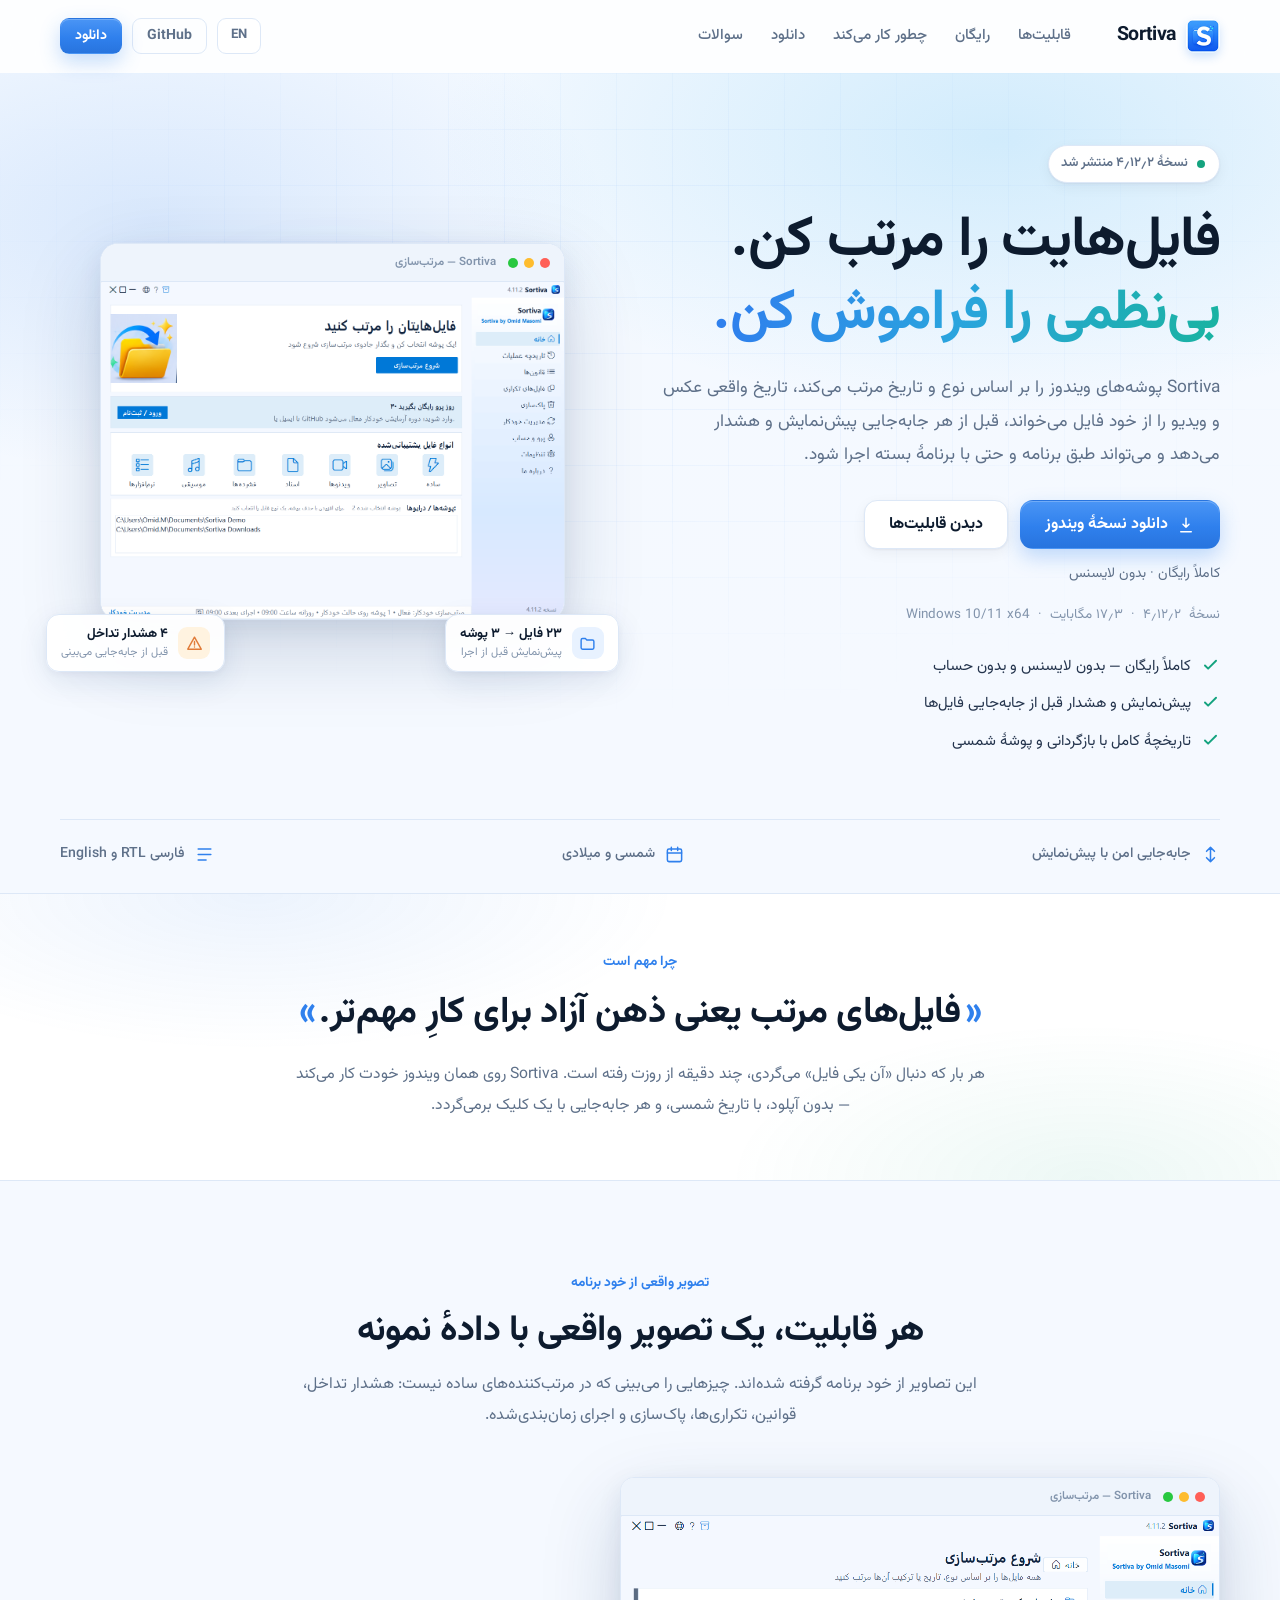
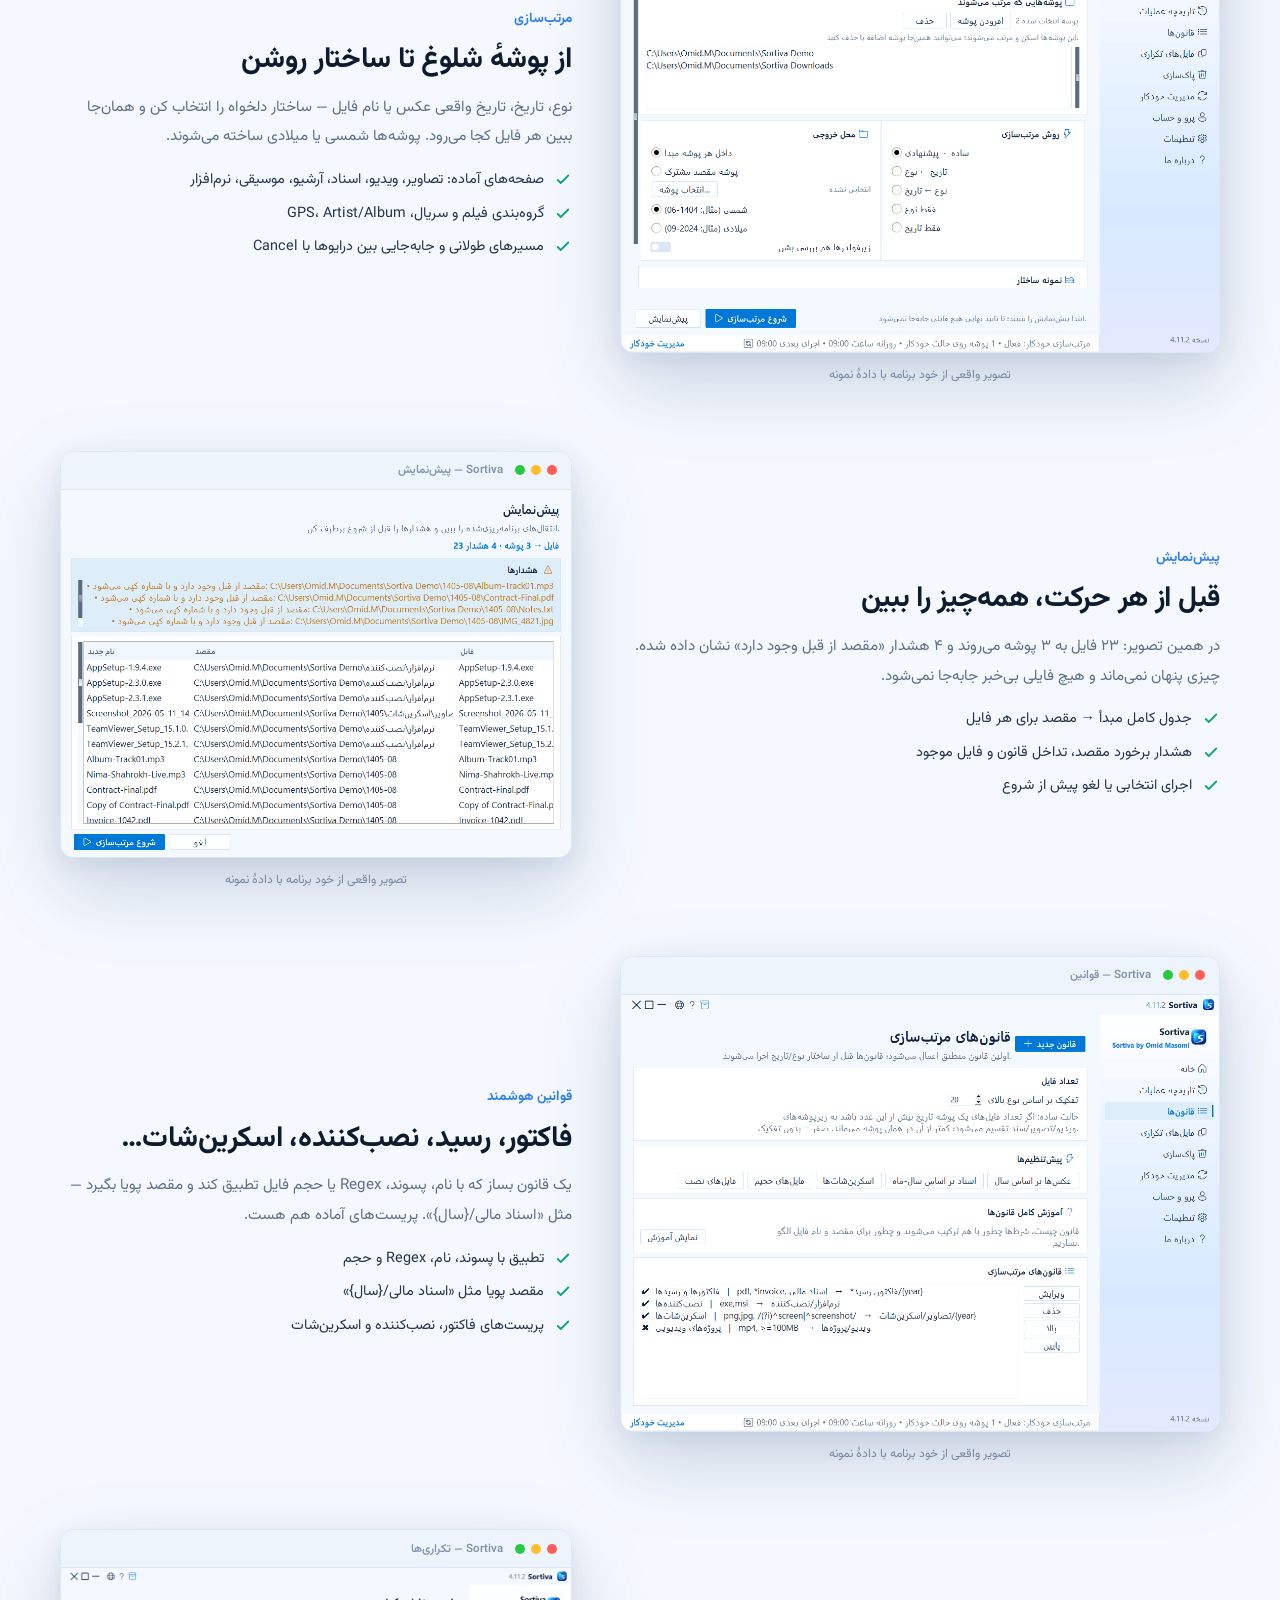
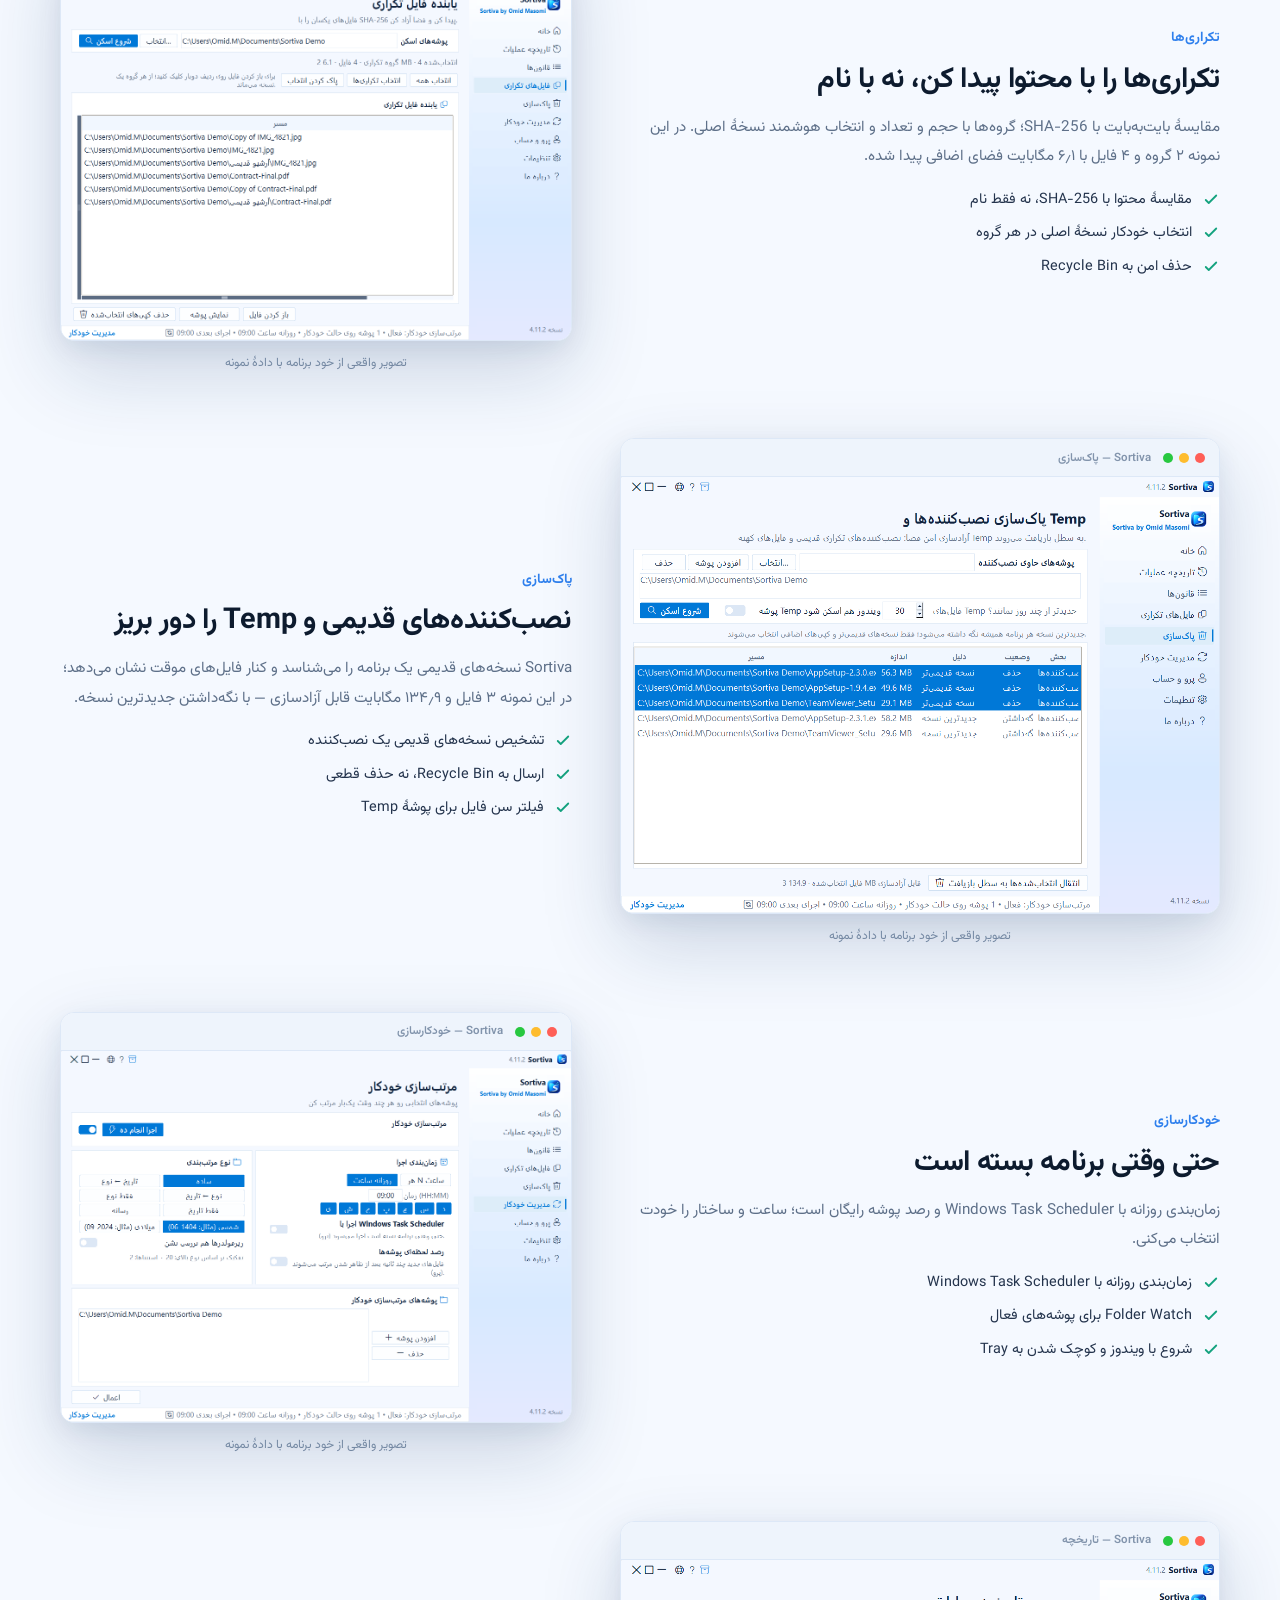
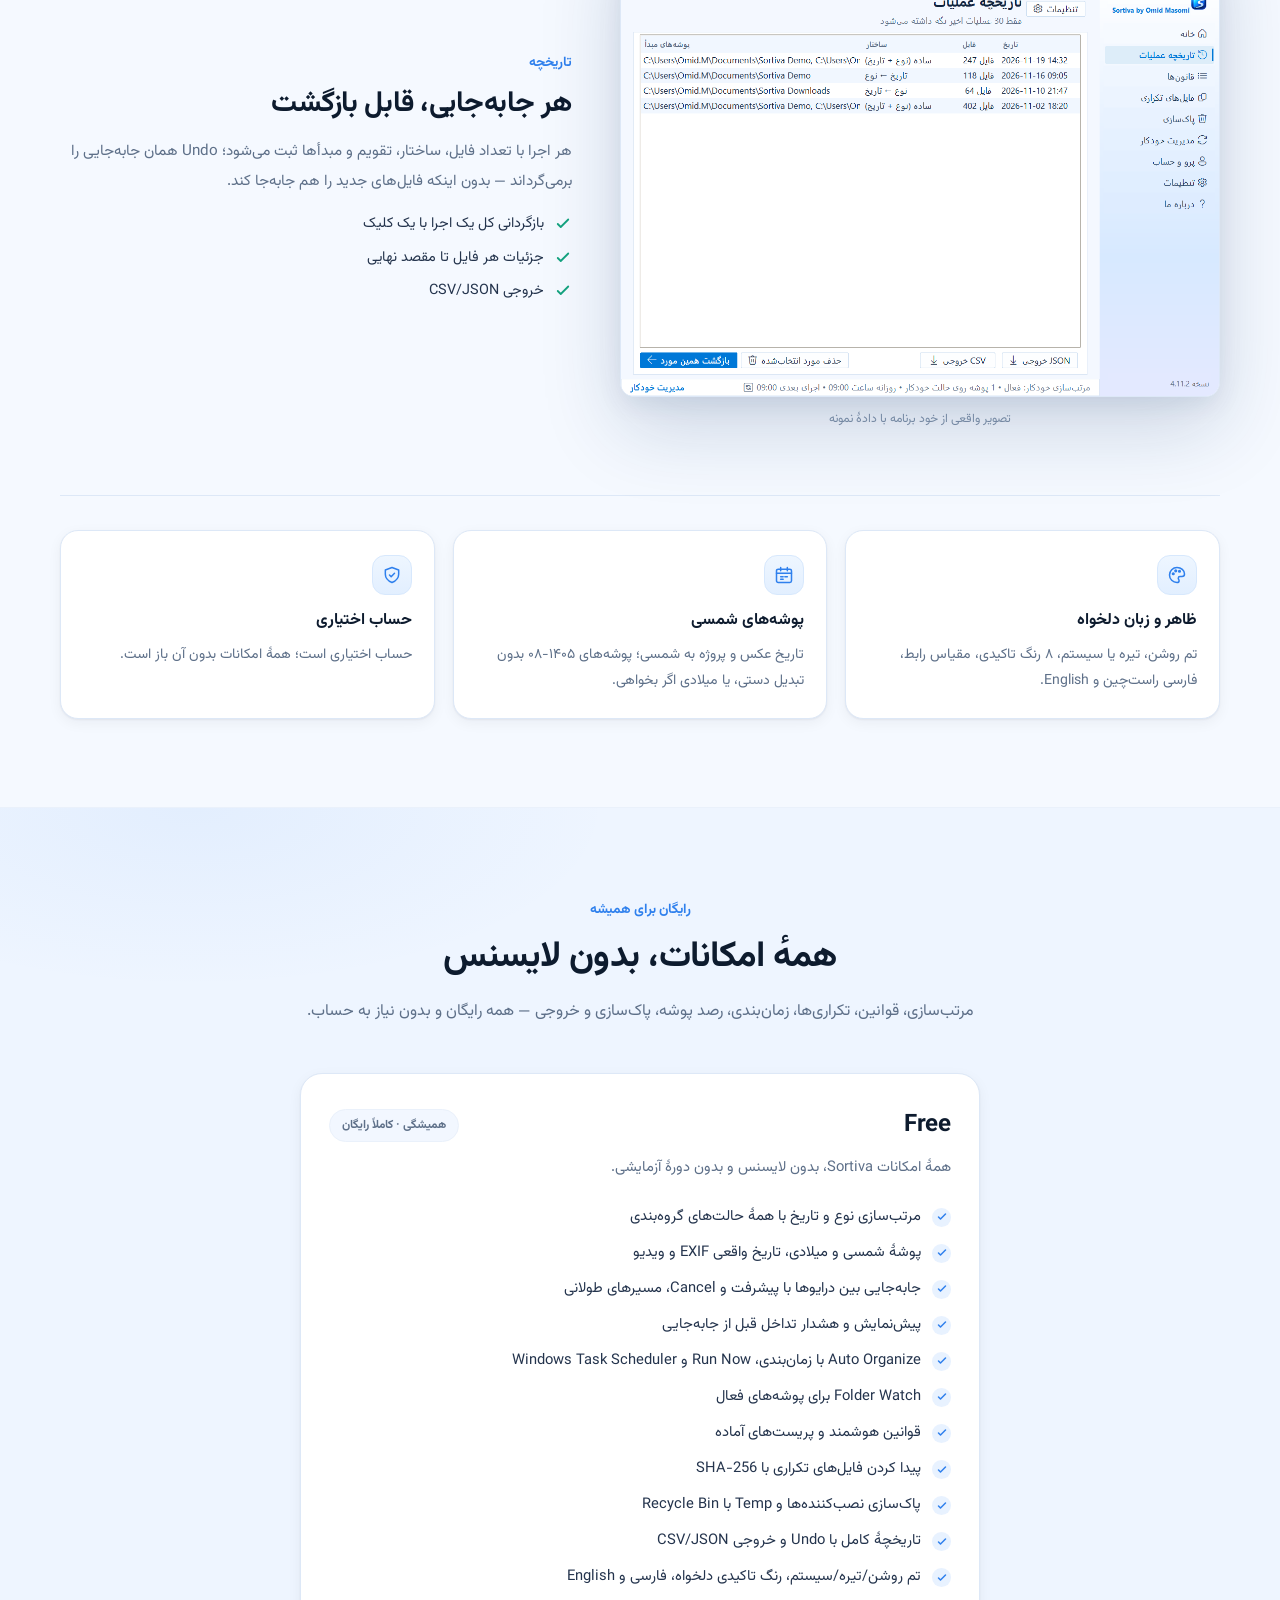
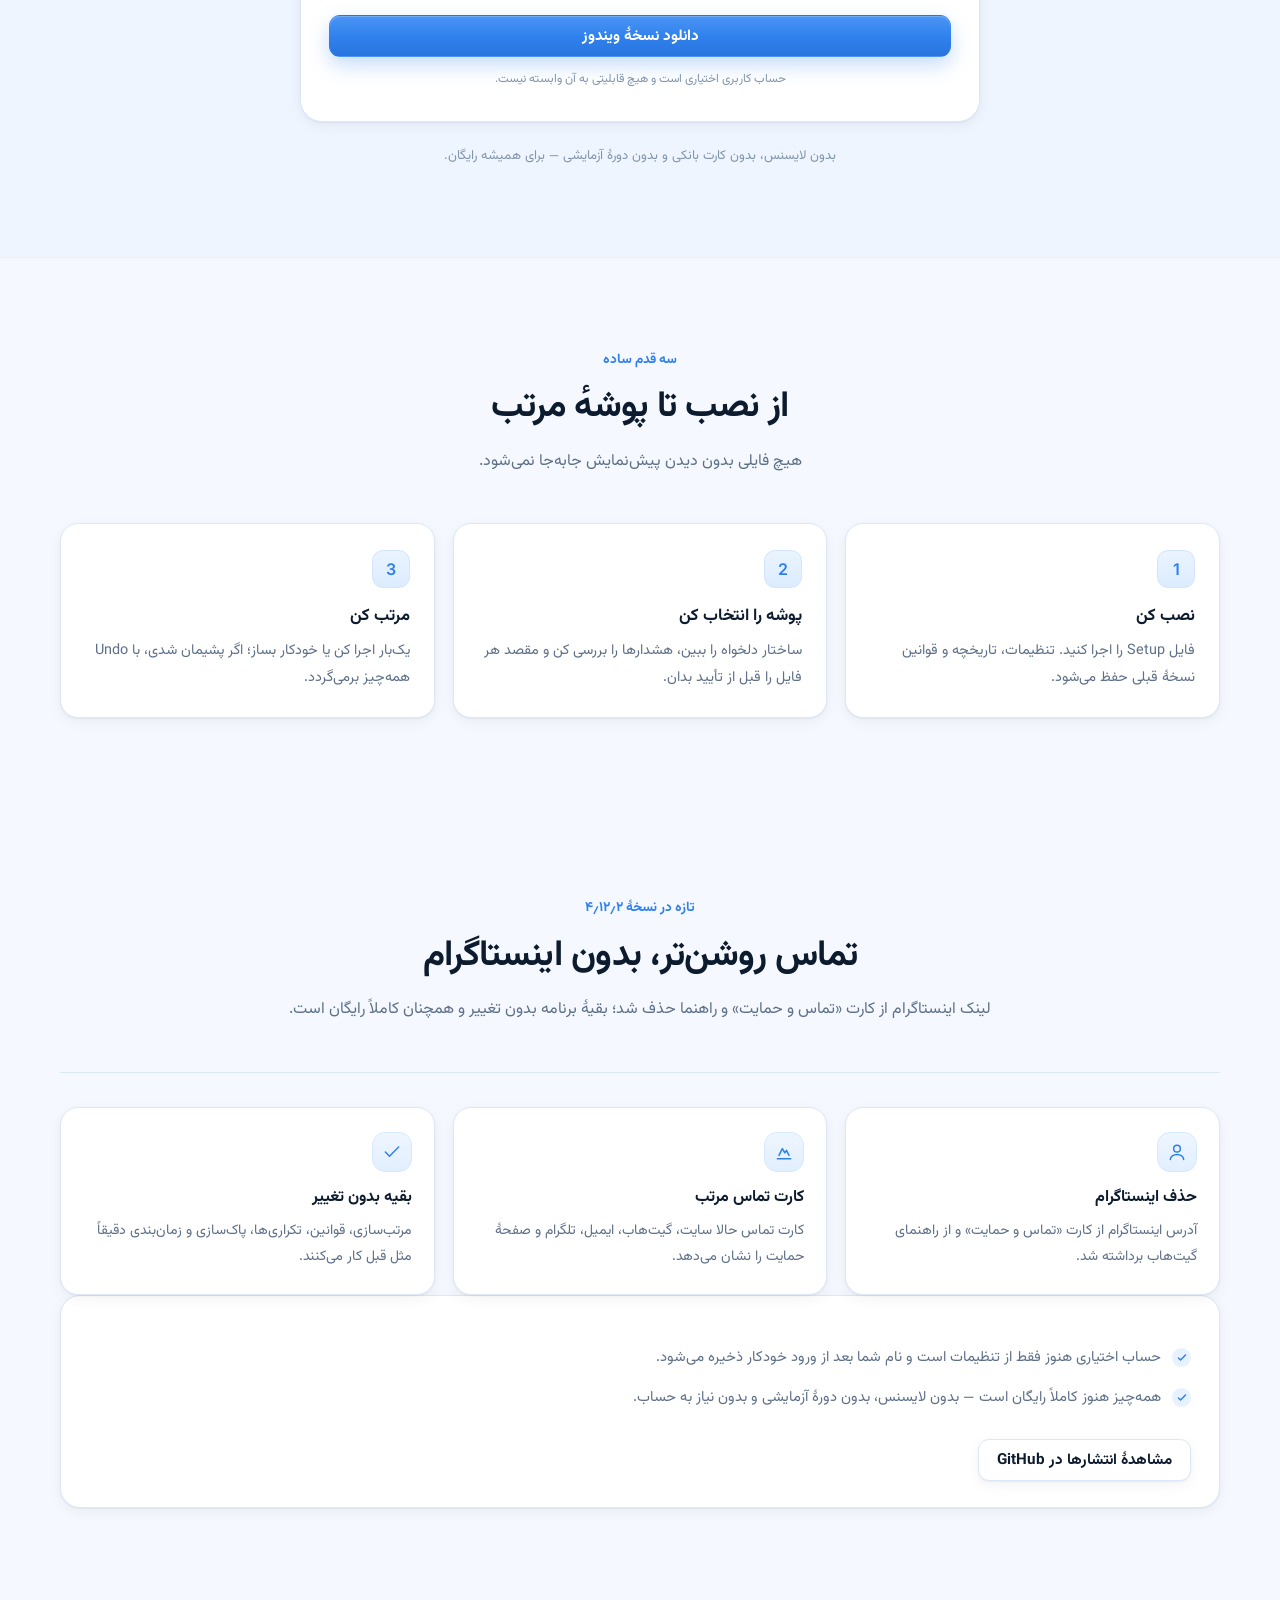
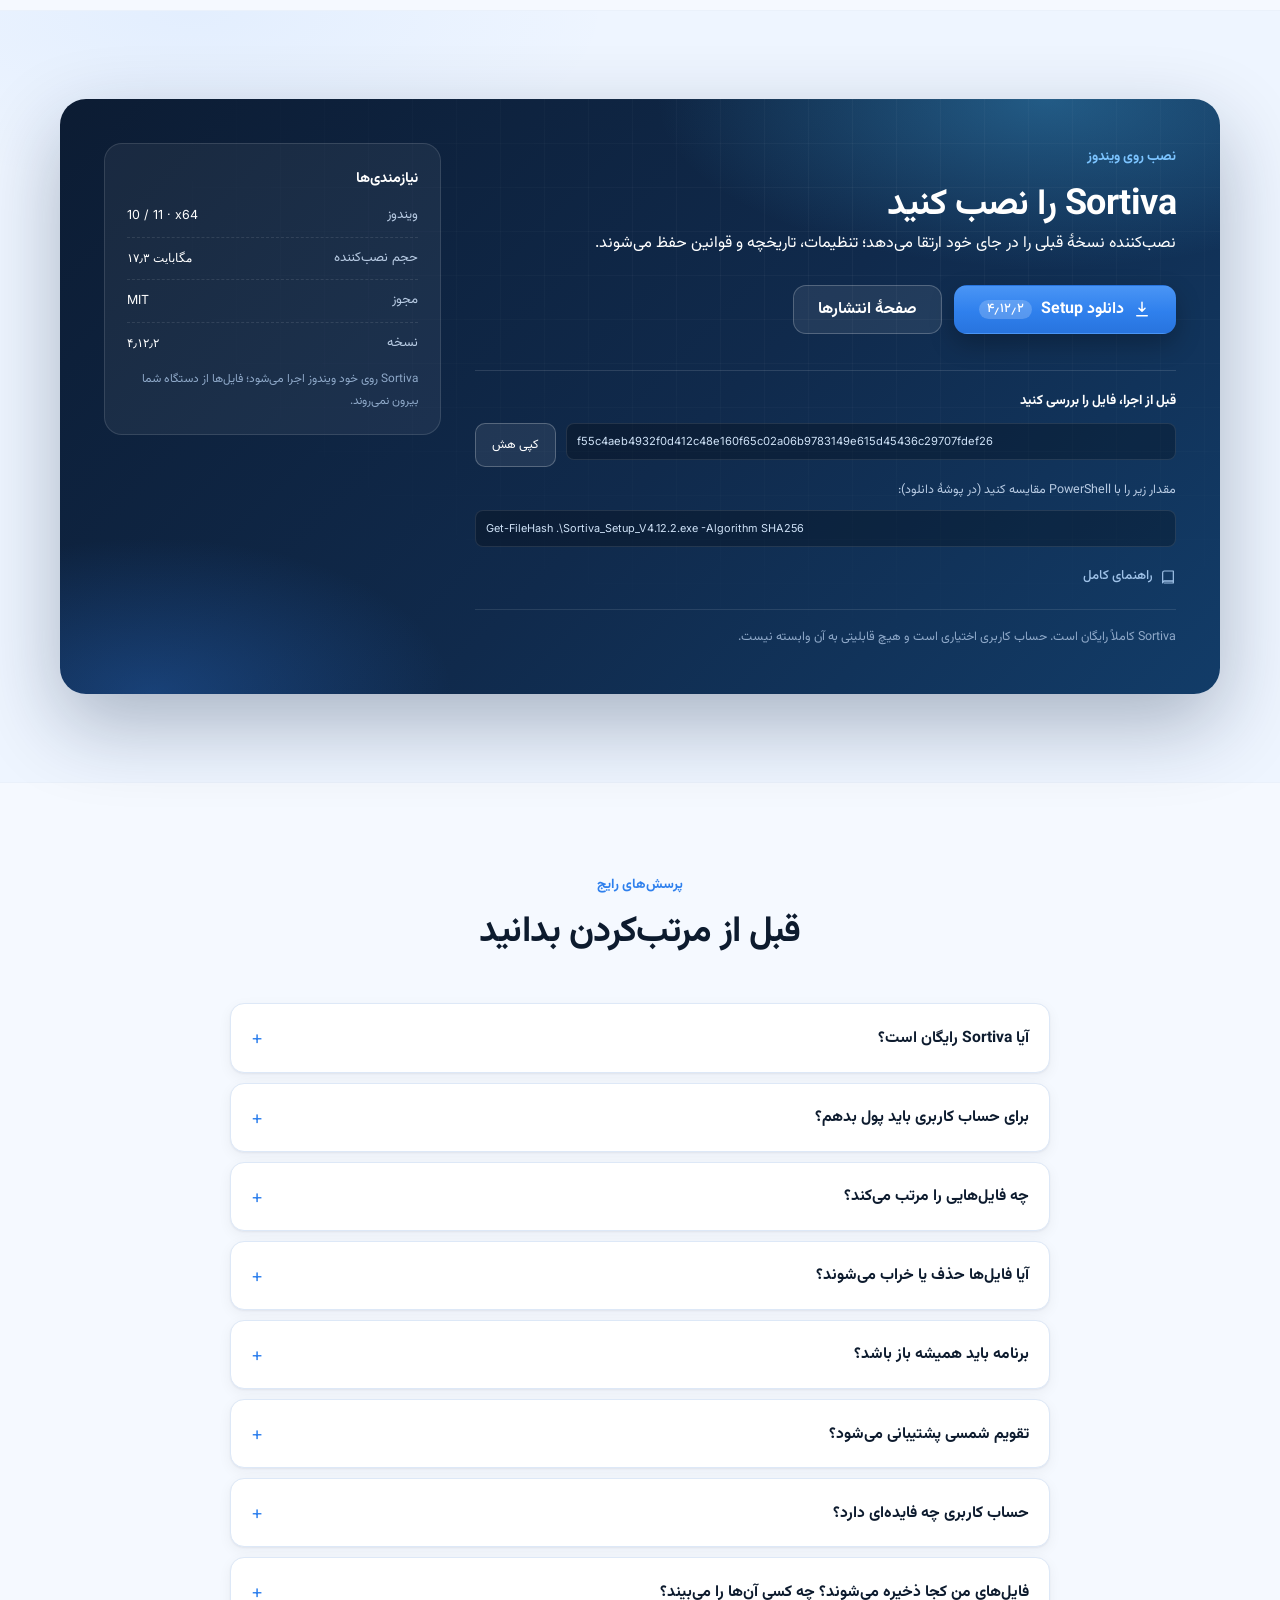
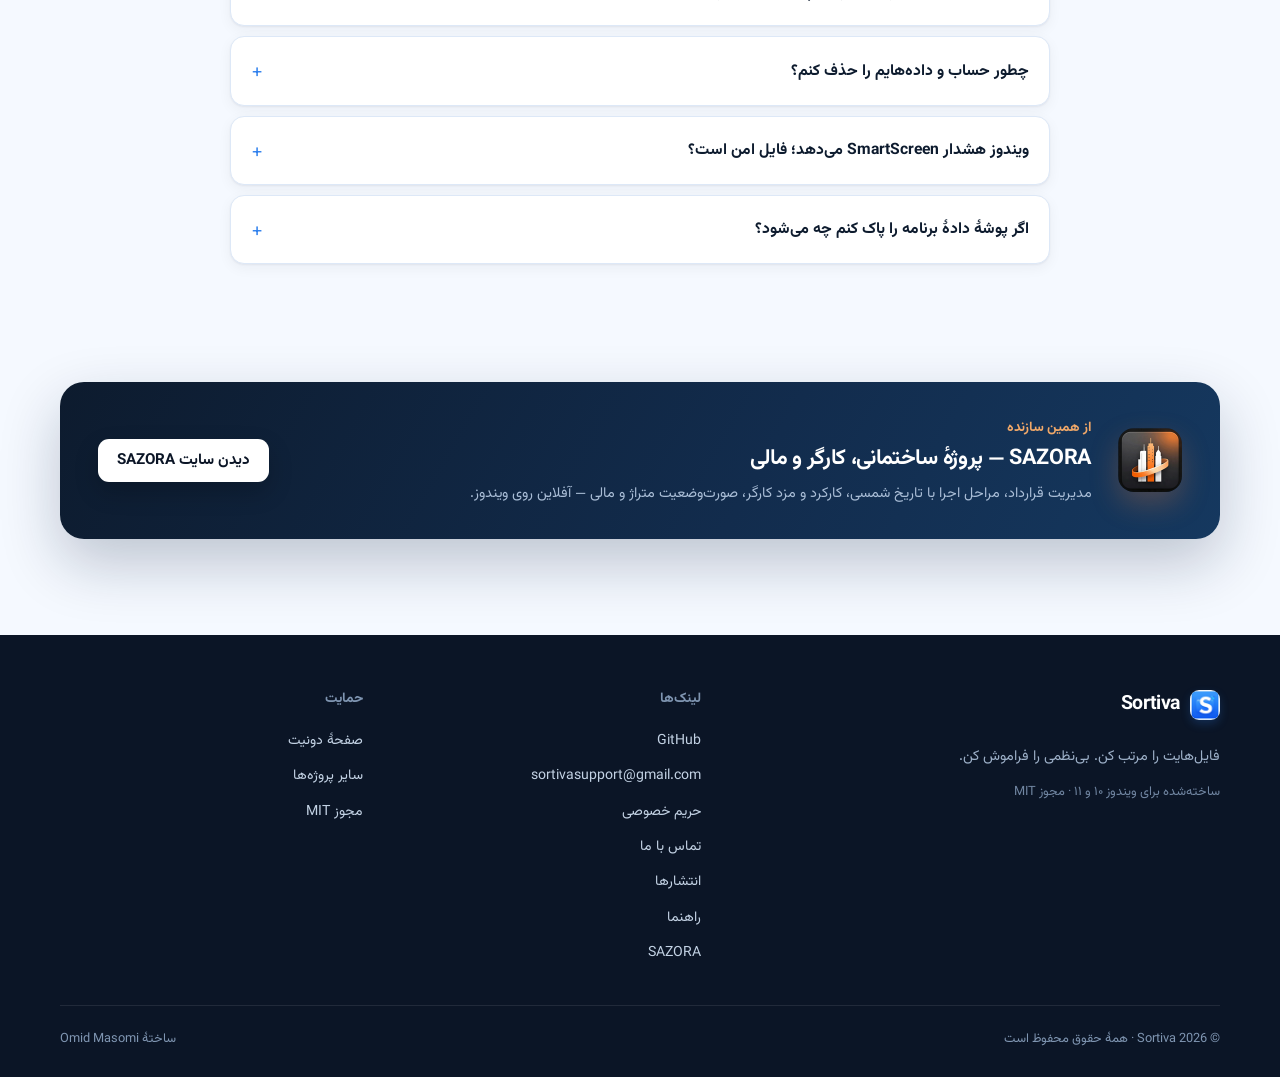
<file: docs/index.html>
<!doctype html>
<html lang="fa" dir="rtl">
<head>
  <meta charset="utf-8">
  <meta name="viewport" content="width=device-width, initial-scale=1, viewport-fit=cover">
  <meta name="theme-color" content="#2f80ed">
  <title>Sortiva — فایل‌هایت را مرتب کن</title>
  <meta name="description" content="Sortiva فایل‌های ویندوز را بر اساس نوع و تاریخ مرتب می‌کند، تاریخ واقعی عکس و ویدیو را می‌خواند، تکراری‌ها را با SHA-256 پیدا می‌کند، نصب‌کننده‌های قدیمی را پاک می‌کند و با Task Scheduler خودکار اجرا می‌شود.">
  <meta http-equiv="Content-Security-Policy" content="default-src 'self'; script-src 'self'; style-src 'self'; img-src 'self' data:; font-src 'self'; connect-src 'self' https://*.supabase.co; base-uri 'self'; form-action 'self'; object-src 'none'">
  <meta name="referrer" content="strict-origin-when-cross-origin">
  <link rel="canonical" href="https://omidmasumi740-dev.github.io/sortiva/">
  <link rel="alternate" hreflang="fa" href="https://omidmasumi740-dev.github.io/sortiva/?lang=fa">
  <link rel="alternate" hreflang="en" href="https://omidmasumi740-dev.github.io/sortiva/?lang=en">
  <link rel="alternate" hreflang="x-default" href="https://omidmasumi740-dev.github.io/sortiva/">
  <meta property="og:type" content="website">
  <meta property="og:site_name" content="Sortiva">
  <meta property="og:title" content="Sortiva — فایل‌هایت را مرتب کن">
  <meta property="og:description" content="پیش‌نمایش و هشدار قبل از هر جابه‌جایی، تاریخ واقعی عکس، قوانین هوشمند، پیدا کردن تکراری‌ها، پاک‌سازی نصب‌کننده‌ها و اجرای زمان‌بندی‌شده — روی ویندوز خودت.">
  <meta property="og:url" content="https://omidmasumi740-dev.github.io/sortiva/">
  <meta property="og:image" content="https://omidmasumi740-dev.github.io/sortiva/assets/img/og.png">
  <meta property="og:image:width" content="1200">
  <meta property="og:image:height" content="630">
  <meta property="og:locale" content="fa_IR">
  <meta name="twitter:card" content="summary_large_image">
  <meta name="twitter:title" content="Sortiva — فایل‌هایت را مرتب کن">
  <meta name="twitter:description" content="پیش‌نمایش با هشدار، تاریخ واقعی عکس، قوانین هوشمند، حذف تکراری‌ها و اجرای زمان‌بندی‌شده روی ویندوز.">
  <meta name="twitter:image" content="https://omidmasumi740-dev.github.io/sortiva/assets/img/og.png">
  <link rel="icon" href="assets/img/favicon-32.png" sizes="32x32" type="image/png">
  <link rel="icon" href="assets/img/icon-192.png" sizes="192x192" type="image/png">
  <link rel="apple-touch-icon" href="assets/img/apple-touch-icon.png">
  <link rel="manifest" href="manifest.webmanifest">
  <link rel="preload" href="assets/fonts/vazirmatn-regular.woff2" as="font" type="font/woff2" crossorigin>
  <link rel="preload" href="assets/fonts/vazirmatn-bold.woff2" as="font" type="font/woff2" crossorigin>
  <link rel="stylesheet" href="styles.css">
  <script src="lang-init.js"></script>
  <script type="application/ld+json">
  {
    "@context": "https://schema.org",
    "@type": "SoftwareApplication",
    "name": "Sortiva",
    "applicationCategory": "UtilitiesApplication",
    "operatingSystem": "Windows 10, Windows 11",
    "softwareVersion": "4.12.2",
    "inLanguage": ["fa", "en"],
    "description": "Windows file organizer that sorts by type and date, reads real photo dates, warns before every move, finds duplicates with SHA-256, cleans old installers and can run on a schedule with Task Scheduler.",
    "url": "https://omidmasumi740-dev.github.io/sortiva/",
    "downloadUrl": "https://github.com/omidmasumi740-dev/sortiva/releases/latest",
    "image": "https://omidmasumi740-dev.github.io/sortiva/assets/img/og.png",
    "license": "https://github.com/omidmasumi740-dev/sortiva/blob/main/LICENSE",
    "offers": [
      { "@type": "Offer", "name": "Free", "price": "0", "priceCurrency": "USD", "description": "Completely free — every feature, no license and no account" }
    ],
    "author": { "@type": "Person", "name": "Omid Masomi" }
  }
  </script>
</head>
<body>
  <a class="skip-link" href="#main" data-i18n="skip">پرش به محتوا</a>

  <header class="site-header" id="siteHeader">
    <div class="container nav">
      <a class="brand" href="#top" aria-label="Sortiva">
        <img src="assets/img/icon-64.png" width="34" height="34" alt="">
        <span class="brand-name">Sortiva</span>
      </a>
      <nav class="nav-links" aria-label="Primary">
        <a href="#features" data-i18n="navFeatures">قابلیت‌ها</a>
        <a href="#plans" data-i18n="navPlans">رایگان</a>
        <a href="#how" data-i18n="navHow">چطور کار می‌کند</a>
        <a href="#download" data-i18n="navDownload">دانلود</a>
        <a href="#faq" data-i18n="navFaq">سوالات</a>
      </nav>
      <div class="nav-actions">
        <button class="lang-toggle" id="langToggle" type="button" aria-label="Switch language">
          <span class="lang-when-fa">EN</span>
          <span class="lang-when-en">FA</span>
        </button>
        <a class="btn btn-ghost btn-sm nav-github" href="https://github.com/omidmasumi740-dev/sortiva" target="_blank" rel="noopener noreferrer">GitHub</a>
        <a class="btn btn-primary btn-sm" href="https://github.com/omidmasumi740-dev/sortiva/releases/download/v4.12.2/Sortiva_Setup_V4.12.2.exe" data-download="sortiva" data-dl-primary>
          <span data-i18n="downloadShort">دانلود</span>
        </a>
      </div>
    </div>
  </header>

  <main id="main">
    <section class="hero" id="top">
      <div class="hero-bg" aria-hidden="true"></div>
      <div class="container hero-grid">
        <div class="hero-copy">
          <div class="eyebrow">
            <span class="pulse-dot" aria-hidden="true"></span>
            <span><span data-i18n="heroBadgePrefix">نسخهٔ</span> <span data-version>4.12.2</span> <span data-i18n="heroBadgeSuffix">منتشر شد</span></span>
          </div>
          <h1><span data-i18n="heroTitleA">فایل‌هایت را مرتب کن.</span> <span class="grad" data-i18n="heroTitleB">بی‌نظمی را فراموش کن.</span></h1>
          <p class="lede" data-i18n="heroLede">Sortiva پوشه‌های ویندوز را بر اساس نوع و تاریخ مرتب می‌کند، تاریخ واقعی عکس و ویدیو را از خود فایل می‌خواند، قبل از هر جابه‌جایی پیش‌نمایش و هشدار می‌دهد و می‌تواند طبق برنامه و حتی با برنامهٔ بسته اجرا شود.</p>
          <div class="cta-row">
            <a class="btn btn-primary btn-lg" href="https://github.com/omidmasumi740-dev/sortiva/releases/download/v4.12.2/Sortiva_Setup_V4.12.2.exe" data-download="sortiva" data-dl-primary>
              <svg viewBox="0 0 24 24" aria-hidden="true"><path d="M12 3v12m0 0 4-4m-4 4-4-4M5 21h14"/></svg>
              <span data-i18n="heroCta">دانلود نسخهٔ ویندوز</span>
            </a>
            <a class="btn btn-secondary btn-lg" href="#features" data-i18n="heroSecondary">دیدن قابلیت‌ها</a>
          </div>
          <p class="price-line">
            <span data-i18n="heroPricePrefix">کاملاً رایگان · بدون لایسنس</span>
          </p>
          <p class="hero-note">
            <span data-i18n="heroNote">نسخهٔ</span>
            <span data-version>4.12.2</span>
            <span aria-hidden="true">·</span>
            <span data-size>17.3 MB</span>
            <span aria-hidden="true">·</span>
            <span>Windows 10/11 x64</span>
          </p>
          <ul class="hero-points">
            <li>
              <svg viewBox="0 0 24 24" aria-hidden="true"><path d="m5 12 4 4L19 6"/></svg>
              <span data-i18n="heroPoint1">کاملاً رایگان — بدون لایسنس و بدون حساب</span>
            </li>
            <li>
              <svg viewBox="0 0 24 24" aria-hidden="true"><path d="m5 12 4 4L19 6"/></svg>
              <span data-i18n="heroPoint2">پیش‌نمایش و هشدار قبل از جابه‌جایی فایل‌ها</span>
            </li>
            <li>
              <svg viewBox="0 0 24 24" aria-hidden="true"><path d="m5 12 4 4L19 6"/></svg>
              <span data-i18n="heroPoint3">تاریخچهٔ کامل با بازگردانی و پوشهٔ شمسی</span>
            </li>
          </ul>
        </div>

        <div class="hero-visual">
          <div class="hero-glow" aria-hidden="true"></div>
          <figure class="app-window">
            <div class="window-bar" aria-hidden="true">
              <span class="win-dots"><i></i><i></i><i></i></span>
              <span class="window-title">Sortiva — <span data-i18n="windowHome">مرتب‌سازی</span></span>
            </div>
            <img src="assets/img/shots/sortiva-fa-home.png" data-shot="home" width="1182" height="861" alt="Sortiva main window with folders" fetchpriority="high">
          </figure>
          <div class="float-card float-a">
            <span class="mini-icon mini-blue">
              <svg viewBox="0 0 24 24" aria-hidden="true"><path d="M3 7a2 2 0 0 1 2-2h4l2 2h8a2 2 0 0 1 2 2v9a2 2 0 0 1-2 2H5a2 2 0 0 1-2-2V7Z"/></svg>
            </span>
            <span>
              <b data-i18n="floatA">۲۳ فایل → ۳ پوشه</b>
              <small data-i18n="floatASub">پیش‌نمایش قبل از اجرا</small>
            </span>
          </div>
          <div class="float-card float-b">
            <span class="mini-icon mini-amber">
              <svg viewBox="0 0 24 24" aria-hidden="true"><path d="M12 3 2.5 20h19L12 3Z"/><path d="M12 9v5M12 17v.01"/></svg>
            </span>
            <span>
              <b data-i18n="floatB">۴ هشدار تداخل</b>
              <small data-i18n="floatBSub">قبل از جابه‌جایی می‌بینی</small>
            </span>
          </div>
        </div>
      </div>

      <div class="container trust-row">
        <div class="trust-item">
          <svg viewBox="0 0 24 24" aria-hidden="true"><path d="M12 3v18M7 8l5-5 5 5M7 16l5 5 5-5"/></svg>
          <span data-i18n="trust1">جابه‌جایی امن با پیش‌نمایش</span>
        </div>
        <div class="trust-item">
          <svg viewBox="0 0 24 24" aria-hidden="true"><rect x="3" y="5" width="18" height="16" rx="2"/><path d="M8 3v4M16 3v4M3 10h18"/></svg>
          <span data-i18n="trust2">شمسی و میلادی</span>
        </div>
        <div class="trust-item">
          <svg viewBox="0 0 24 24" aria-hidden="true"><path d="M4 5h16M4 12h16M4 19h10"/></svg>
          <span data-i18n="trust3">فارسی RTL و English</span>
        </div>
      </div>
    </section>

    <section class="quote-band">
      <div class="container quote-inner">
        <p class="kicker" data-i18n="quoteKicker">چرا مهم است</p>
        <p class="quote-text" data-i18n="quote">فایل‌های مرتب یعنی ذهن آزاد برای کارِ مهم‌تر.</p>
        <p class="quote-sub" data-i18n="quoteSub">هر بار که دنبال «آن یکی فایل» می‌گردی، چند دقیقه از روزت رفته است. Sortiva روی همان ویندوز خودت کار می‌کند — بدون آپلود، با تاریخ شمسی، و هر جابه‌جایی با یک کلیک برمی‌گردد.</p>
      </div>
    </section>

    <section class="section" id="features">
      <div class="container">
        <div class="section-head">
          <p class="kicker" data-i18n="featuresKicker">تصویر واقعی از خود برنامه</p>
          <h2 data-i18n="featuresTitle">هر قابلیت، یک تصویر واقعی با دادهٔ نمونه</h2>
          <p class="section-sub" data-i18n="featuresSub">این تصاویر از خود برنامه گرفته شده‌اند. چیزهایی را می‌بینی که در مرتب‌کننده‌های ساده نیست: هشدار تداخل، قوانین، تکراری‌ها، پاک‌سازی و اجرای زمان‌بندی‌شده.</p>
        </div>

        <div class="feature-rows">
          <article class="feature-row">
            <figure class="fr-media">
              <div class="app-window app-window-sm">
                <div class="window-bar" aria-hidden="true">
                  <span class="win-dots"><i></i><i></i><i></i></span>
                  <span class="window-title" data-i18n="winOrganize">Sortiva — مرتب‌سازی</span>
                </div>
                <img src="assets/img/shots/sortiva-fa-organize.png" data-shot="organize" width="1182" height="861" alt="Sortiva organize dialog">
              </div>
              <figcaption data-i18n="sampleNote">تصویر واقعی از خود برنامه با دادهٔ نمونه</figcaption>
            </figure>
            <div class="fr-text">
              <p class="kicker" data-i18n="r1k">مرتب‌سازی</p>
              <h3 data-i18n="r1t">از پوشهٔ شلوغ تا ساختار روشن</h3>
              <p data-i18n="r1d">نوع، تاریخ، تاریخ واقعی عکس یا نام فایل — ساختار دلخواه را انتخاب کن و همان‌جا ببین هر فایل کجا می‌رود. پوشه‌ها شمسی یا میلادی ساخته می‌شوند.</p>
              <ul class="fr-list">
                <li><svg viewBox="0 0 24 24" aria-hidden="true"><path d="m5 12 4 4L19 6"/></svg><span data-i18n="r1a">صفحه‌های آماده: تصاویر، ویدیو، اسناد، آرشیو، موسیقی، نرم‌افزار</span></li>
                <li><svg viewBox="0 0 24 24" aria-hidden="true"><path d="m5 12 4 4L19 6"/></svg><span data-i18n="r1b">گروه‌بندی فیلم و سریال، GPS، Artist/Album</span></li>
                <li><svg viewBox="0 0 24 24" aria-hidden="true"><path d="m5 12 4 4L19 6"/></svg><span data-i18n="r1c">مسیرهای طولانی و جابه‌جایی بین درایوها با Cancel</span></li>
              </ul>
            </div>
          </article>

          <article class="feature-row flip">
            <figure class="fr-media">
              <div class="app-window app-window-sm">
                <div class="window-bar" aria-hidden="true">
                  <span class="win-dots"><i></i><i></i><i></i></span>
                  <span class="window-title" data-i18n="winPreview">Sortiva — پیش‌نمایش</span>
                </div>
                <img src="assets/img/shots/sortiva-fa-preview.png" data-shot="preview" width="1000" height="720" alt="Sortiva preview with conflict warnings">
              </div>
              <figcaption data-i18n="sampleNote">تصویر واقعی از خود برنامه با دادهٔ نمونه</figcaption>
            </figure>
            <div class="fr-text">
              <p class="kicker" data-i18n="r2k">پیش‌نمایش</p>
              <h3 data-i18n="r2t">قبل از هر حرکت، همه‌چیز را ببین</h3>
              <p data-i18n="r2d">در همین تصویر: ۲۳ فایل به ۳ پوشه می‌روند و ۴ هشدار «مقصد از قبل وجود دارد» نشان داده شده. چیزی پنهان نمی‌ماند و هیچ فایلی بی‌خبر جابه‌جا نمی‌شود.</p>
              <ul class="fr-list">
                <li><svg viewBox="0 0 24 24" aria-hidden="true"><path d="m5 12 4 4L19 6"/></svg><span data-i18n="r2a">جدول کامل مبدأ → مقصد برای هر فایل</span></li>
                <li><svg viewBox="0 0 24 24" aria-hidden="true"><path d="m5 12 4 4L19 6"/></svg><span data-i18n="r2b">هشدار برخورد مقصد، تداخل قانون و فایل موجود</span></li>
                <li><svg viewBox="0 0 24 24" aria-hidden="true"><path d="m5 12 4 4L19 6"/></svg><span data-i18n="r2c">اجرای انتخابی یا لغو پیش از شروع</span></li>
              </ul>
            </div>
          </article>

          <article class="feature-row">
            <figure class="fr-media">
              <div class="app-window app-window-sm">
                <div class="window-bar" aria-hidden="true">
                  <span class="win-dots"><i></i><i></i><i></i></span>
                  <span class="window-title" data-i18n="winRules">Sortiva — قوانین</span>
                </div>
                <img src="assets/img/shots/sortiva-fa-rules.png" data-shot="rules" width="1182" height="861" alt="Sortiva smart rules">
              </div>
              <figcaption data-i18n="sampleNote">تصویر واقعی از خود برنامه با دادهٔ نمونه</figcaption>
            </figure>
            <div class="fr-text">
              <p class="kicker" data-i18n="r3k">قوانین هوشمند</p>
              <h3 data-i18n="r3t">فاکتور، رسید، نصب‌کننده، اسکرین‌شات…</h3>
              <p data-i18n="r3d">یک قانون بساز که با نام، پسوند، Regex یا حجم فایل تطبیق کند و مقصد پویا بگیرد — مثل «اسناد مالی/{سال}». پریست‌های آماده هم هست.</p>
              <ul class="fr-list">
                <li><svg viewBox="0 0 24 24" aria-hidden="true"><path d="m5 12 4 4L19 6"/></svg><span data-i18n="r3a">تطبیق با پسوند، نام، Regex و حجم</span></li>
                <li><svg viewBox="0 0 24 24" aria-hidden="true"><path d="m5 12 4 4L19 6"/></svg><span data-i18n="r3b">مقصد پویا مثل «اسناد مالی/{سال}»</span></li>
                <li><svg viewBox="0 0 24 24" aria-hidden="true"><path d="m5 12 4 4L19 6"/></svg><span data-i18n="r3c">پریست‌های فاکتور، نصب‌کننده و اسکرین‌شات</span></li>
              </ul>
            </div>
          </article>

          <article class="feature-row flip">
            <figure class="fr-media">
              <div class="app-window app-window-sm">
                <div class="window-bar" aria-hidden="true">
                  <span class="win-dots"><i></i><i></i><i></i></span>
                  <span class="window-title" data-i18n="winDups">Sortiva — تکراری‌ها</span>
                </div>
                <img src="assets/img/shots/sortiva-fa-duplicates.png" data-shot="duplicates" width="1182" height="861" alt="Sortiva duplicate finder">
              </div>
              <figcaption data-i18n="sampleNote">تصویر واقعی از خود برنامه با دادهٔ نمونه</figcaption>
            </figure>
            <div class="fr-text">
              <p class="kicker" data-i18n="r4k">تکراری‌ها</p>
              <h3 data-i18n="r4t">تکراری‌ها را با محتوا پیدا کن، نه با نام</h3>
              <p data-i18n="r4d">مقایسهٔ بایت‌به‌بایت با SHA-256؛ گروه‌ها با حجم و تعداد و انتخاب هوشمند نسخهٔ اصلی. در این نمونه ۲ گروه و ۴ فایل با ۶٫۱ مگابایت فضای اضافی پیدا شده.</p>
              <ul class="fr-list">
                <li><svg viewBox="0 0 24 24" aria-hidden="true"><path d="m5 12 4 4L19 6"/></svg><span data-i18n="r4a">مقایسهٔ محتوا با SHA-256، نه فقط نام</span></li>
                <li><svg viewBox="0 0 24 24" aria-hidden="true"><path d="m5 12 4 4L19 6"/></svg><span data-i18n="r4b">انتخاب خودکار نسخهٔ اصلی در هر گروه</span></li>
                <li><svg viewBox="0 0 24 24" aria-hidden="true"><path d="m5 12 4 4L19 6"/></svg><span data-i18n="r4c">حذف امن به Recycle Bin</span></li>
              </ul>
            </div>
          </article>

          <article class="feature-row">
            <figure class="fr-media">
              <div class="app-window app-window-sm">
                <div class="window-bar" aria-hidden="true">
                  <span class="win-dots"><i></i><i></i><i></i></span>
                  <span class="window-title" data-i18n="winCleanup">Sortiva — پاک‌سازی</span>
                </div>
                <img src="assets/img/shots/sortiva-fa-cleanup.png" data-shot="cleanup" width="1182" height="861" alt="Sortiva installer cleanup">
              </div>
              <figcaption data-i18n="sampleNote">تصویر واقعی از خود برنامه با دادهٔ نمونه</figcaption>
            </figure>
            <div class="fr-text">
              <p class="kicker" data-i18n="r5k">پاک‌سازی</p>
              <h3 data-i18n="r5t">نصب‌کننده‌های قدیمی و Temp را دور بریز</h3>
              <p data-i18n="r5d">Sortiva نسخه‌های قدیمی یک برنامه را می‌شناسد و کنار فایل‌های موقت نشان می‌دهد؛ در این نمونه ۳ فایل و ۱۳۴٫۹ مگابایت قابل آزادسازی — با نگه‌داشتن جدیدترین نسخه.</p>
              <ul class="fr-list">
                <li><svg viewBox="0 0 24 24" aria-hidden="true"><path d="m5 12 4 4L19 6"/></svg><span data-i18n="r5a">تشخیص نسخه‌های قدیمی یک نصب‌کننده</span></li>
                <li><svg viewBox="0 0 24 24" aria-hidden="true"><path d="m5 12 4 4L19 6"/></svg><span data-i18n="r5b">ارسال به Recycle Bin، نه حذف قطعی</span></li>
                <li><svg viewBox="0 0 24 24" aria-hidden="true"><path d="m5 12 4 4L19 6"/></svg><span data-i18n="r5c">فیلتر سن فایل برای پوشهٔ Temp</span></li>
              </ul>
            </div>
          </article>

          <article class="feature-row flip">
            <figure class="fr-media">
              <div class="app-window app-window-sm">
                <div class="window-bar" aria-hidden="true">
                  <span class="win-dots"><i></i><i></i><i></i></span>
                  <span class="window-title" data-i18n="winAuto">Sortiva — خودکارسازی</span>
                </div>
                <img src="assets/img/shots/sortiva-fa-auto.png" data-shot="auto" width="1182" height="861" alt="Sortiva automation and schedule">
              </div>
              <figcaption data-i18n="sampleNote">تصویر واقعی از خود برنامه با دادهٔ نمونه</figcaption>
            </figure>
            <div class="fr-text">
              <p class="kicker" data-i18n="r6k">خودکارسازی</p>
              <h3 data-i18n="r6t">حتی وقتی برنامه بسته است</h3>
              <p data-i18n="r6d">زمان‌بندی روزانه با Windows Task Scheduler و رصد پوشه رایگان است؛ ساعت و ساختار را خودت انتخاب می‌کنی.</p>
              <ul class="fr-list">
                <li><svg viewBox="0 0 24 24" aria-hidden="true"><path d="m5 12 4 4L19 6"/></svg><span data-i18n="r6a">زمان‌بندی روزانه با Windows Task Scheduler</span></li>
                <li><svg viewBox="0 0 24 24" aria-hidden="true"><path d="m5 12 4 4L19 6"/></svg><span data-i18n="r6b">Folder Watch برای پوشه‌های فعال</span></li>
                <li><svg viewBox="0 0 24 24" aria-hidden="true"><path d="m5 12 4 4L19 6"/></svg><span data-i18n="r6c">شروع با ویندوز و کوچک شدن به Tray</span></li>
              </ul>
            </div>
          </article>

          <article class="feature-row">
            <figure class="fr-media">
              <div class="app-window app-window-sm">
                <div class="window-bar" aria-hidden="true">
                  <span class="win-dots"><i></i><i></i><i></i></span>
                  <span class="window-title" data-i18n="winHistory">Sortiva — تاریخچه</span>
                </div>
                <img src="assets/img/shots/sortiva-fa-history.png" data-shot="history" width="1182" height="861" alt="Sortiva history and undo">
              </div>
              <figcaption data-i18n="sampleNote">تصویر واقعی از خود برنامه با دادهٔ نمونه</figcaption>
            </figure>
            <div class="fr-text">
              <p class="kicker" data-i18n="r7k">تاریخچه</p>
              <h3 data-i18n="r7t">هر جابه‌جایی، قابل بازگشت</h3>
              <p data-i18n="r7d">هر اجرا با تعداد فایل، ساختار، تقویم و مبدأها ثبت می‌شود؛ Undo همان جابه‌جایی را برمی‌گرداند — بدون اینکه فایل‌های جدید را هم جابه‌جا کند.</p>
              <ul class="fr-list">
                <li><svg viewBox="0 0 24 24" aria-hidden="true"><path d="m5 12 4 4L19 6"/></svg><span data-i18n="r7a">بازگردانی کل یک اجرا با یک کلیک</span></li>
                <li><svg viewBox="0 0 24 24" aria-hidden="true"><path d="m5 12 4 4L19 6"/></svg><span data-i18n="r7b">جزئیات هر فایل تا مقصد نهایی</span></li>
                <li><svg viewBox="0 0 24 24" aria-hidden="true"><path d="m5 12 4 4L19 6"/></svg><span data-i18n="r7c">خروجی CSV/JSON</span></li>
              </ul>
            </div>
          </article>
        </div>

        <div class="mini-grid">
          <article class="mini-card">
            <span class="feature-icon">
              <svg viewBox="0 0 24 24" aria-hidden="true"><path d="M12 3a9 9 0 1 0 0 18c1.7 0 2.5-1 2.5-2.2 0-1.3-1-1.8-1-3 0-1.1.9-2 2.1-2H18a3 3 0 0 0 3-3c0-4.4-4-7.8-9-7.8Z"/><circle cx="7.5" cy="10.5" r="1"/><circle cx="10.5" cy="7" r="1"/><circle cx="15" cy="7.5" r="1"/></svg>
            </span>
            <h3 data-i18n="m1t">ظاهر و زبان دلخواه</h3>
            <p data-i18n="m1d">تم روشن، تیره یا سیستم، ۸ رنگ تاکیدی، مقیاس رابط، فارسی راست‌چین و English.</p>
          </article>
          <article class="mini-card">
            <span class="feature-icon">
              <svg viewBox="0 0 24 24" aria-hidden="true"><rect x="3" y="5" width="18" height="16" rx="2"/><path d="M8 3v4M16 3v4M3 10h18"/><path d="M8 14h3M13 14h3M8 17h3"/></svg>
            </span>
            <h3 data-i18n="m2t">پوشه‌های شمسی</h3>
            <p data-i18n="m2d">تاریخ عکس و پروژه به شمسی؛ پوشه‌های ۱۴۰۵-۰۸ بدون تبدیل دستی، یا میلادی اگر بخواهی.</p>
          </article>
          <article class="mini-card">
            <span class="feature-icon">
              <svg viewBox="0 0 24 24" aria-hidden="true"><path d="M12 3 4 6v5c0 5 3.5 8 8 10 4.5-2 8-5 8-10V6l-8-3Z"/><path d="M9 12l2 2 4-4"/></svg>
            </span>
            <h3 data-i18n="m3t">حساب اختیاری</h3>
            <p data-i18n="m3d">حساب اختیاری است؛ همهٔ امکانات بدون آن باز است.</p>
          </article>
        </div>
      </div>
    </section>

    <section class="section section-soft" id="plans">
      <div class="container">
        <div class="section-head">
          <p class="kicker" data-i18n="plansKicker">رایگان برای همیشه</p>
          <h2 data-i18n="plansTitle">همهٔ امکانات، بدون لایسنس</h2>
          <p class="section-sub" data-i18n="plansSub">مرتب‌سازی، قوانین، تکراری‌ها، زمان‌بندی، رصد پوشه، پاک‌سازی و خروجی — همه رایگان و بدون نیاز به حساب.</p>
        </div>
        <div class="plan-grid plan-grid-single">
          <article class="plan-card">
            <div class="plan-head">
              <h3 data-i18n="freeTitle">Free</h3>
              <span class="plan-badge" data-i18n="freeBadge">همیشگی · کاملاً رایگان</span>
            </div>
            <p class="plan-sub" data-i18n="freeSub">همهٔ امکانات Sortiva، بدون لایسنس و بدون دورهٔ آزمایشی.</p>
            <ul class="check-list">
              <li data-i18n="free1">مرتب‌سازی نوع و تاریخ با همهٔ حالت‌های گروه‌بندی</li>
              <li data-i18n="free2">پوشهٔ شمسی و میلادی، تاریخ واقعی EXIF و ویدیو</li>
              <li data-i18n="free3">جابه‌جایی بین درایوها با پیشرفت و Cancel، مسیرهای طولانی</li>
              <li data-i18n="free4">پیش‌نمایش و هشدار تداخل قبل از جابه‌جایی</li>
              <li data-i18n="free5">Auto Organize با زمان‌بندی، Run Now و Windows Task Scheduler</li>
              <li data-i18n="free6">Folder Watch برای پوشه‌های فعال</li>
              <li data-i18n="free7">قوانین هوشمند و پریست‌های آماده</li>
              <li data-i18n="free8">پیدا کردن فایل‌های تکراری با SHA-256</li>
              <li data-i18n="free9">پاک‌سازی نصب‌کننده‌ها و Temp با Recycle Bin</li>
              <li data-i18n="free10">تاریخچهٔ کامل با Undo و خروجی CSV/JSON</li>
              <li data-i18n="free11">تم روشن/تیره/سیستم، رنگ تاکیدی دلخواه، فارسی و English</li>
            </ul>
            <a class="btn btn-primary plan-btn" href="#download" data-download="sortiva" data-i18n="freeCta">دانلود نسخهٔ ویندوز</a>
            <p class="plan-note" data-i18n="planNote">حساب کاربری اختیاری است و هیچ قابلیتی به آن وابسته نیست.</p>
          </article>
        </div>
        <p class="plans-foot" data-i18n="plansFoot">بدون لایسنس، بدون کارت بانکی و بدون دورهٔ آزمایشی — برای همیشه رایگان.</p>
      </div>
    </section>
    <section class="section" id="how">
      <div class="container">
        <div class="section-head">
          <p class="kicker" data-i18n="howKicker">سه قدم ساده</p>
          <h2 data-i18n="howTitle">از نصب تا پوشهٔ مرتب</h2>
          <p class="section-sub" data-i18n="howSub">هیچ فایلی بدون دیدن پیش‌نمایش جابه‌جا نمی‌شود.</p>
        </div>
        <ol class="steps">
          <li>
            <span class="step-num">1</span>
            <h3 data-i18n="step1t">نصب کن</h3>
            <p data-i18n="step1d">فایل Setup را اجرا کنید. تنظیمات، تاریخچه و قوانین نسخهٔ قبلی حفظ می‌شود.</p>
          </li>
          <li>
            <span class="step-num">2</span>
            <h3 data-i18n="step2t">پوشه را انتخاب کن</h3>
            <p data-i18n="step2d">ساختار دلخواه را ببین، هشدارها را بررسی کن و مقصد هر فایل را قبل از تأیید بدان.</p>
          </li>
          <li>
            <span class="step-num">3</span>
            <h3 data-i18n="step3t">مرتب کن</h3>
            <p data-i18n="step3d">یک‌بار اجرا کن یا خودکار بساز؛ اگر پشیمان شدی، با Undo همه‌چیز برمی‌گردد.</p>
          </li>
        </ol>
      </div>
    </section>

    <section class="section" id="whats-new">
      <div class="container">
        <div class="section-head">
          <p class="kicker" data-i18n="newKicker">تازه در نسخهٔ ۴٫۱۲٫۲</p>
          <h2 data-i18n="newTitle">تماس روشن‌تر، بدون اینستاگرام</h2>
          <p class="section-sub" data-i18n="newSub">لینک اینستاگرام از کارت «تماس و حمایت» و راهنما حذف شد؛ بقیهٔ برنامه بدون تغییر و همچنان کاملاً رایگان است.</p>
        </div>
        <div class="mini-grid">
          <article class="mini-card">
            <span class="feature-icon">
              <svg viewBox="0 0 24 24" aria-hidden="true"><path d="M12 12a4 4 0 1 0 0-8 4 4 0 0 0 0 8Z"/><path d="M4 21c0-3.3 3.6-6 8-6s8 2.7 8 6"/></svg>
            </span>
            <h3 data-i18n="new1t">حذف اینستاگرام</h3>
            <p data-i18n="new1d">آدرس اینستاگرام از کارت «تماس و حمایت» و از راهنمای گیت‌هاب برداشته شد.</p>
          </article>
          <article class="mini-card">
            <span class="feature-icon">
              <svg viewBox="0 0 24 24" aria-hidden="true"><path d="M4 20h16M6 16l4-8 3 5 2-3 3 6"/></svg>
            </span>
            <h3 data-i18n="new2t">کارت تماس مرتب</h3>
            <p data-i18n="new2d">کارت تماس حالا سایت، گیت‌هاب، ایمیل، تلگرام و صفحهٔ حمایت را نشان می‌دهد.</p>
          </article>
          <article class="mini-card">
            <span class="feature-icon">
              <svg viewBox="0 0 24 24" aria-hidden="true"><path d="M4 12l5 5L20 6"/></svg>
            </span>
            <h3 data-i18n="new3t">بقیه بدون تغییر</h3>
            <p data-i18n="new3d">مرتب‌سازی، قوانین، تکراری‌ها، پاک‌سازی و زمان‌بندی دقیقاً مثل قبل کار می‌کنند.</p>
          </article>
        </div>
        <article class="panel">
          <ul class="check-list">
            <li data-i18n="new4">حساب اختیاری هنوز فقط از تنظیمات است و نام شما بعد از ورود خودکار ذخیره می‌شود.</li>
            <li data-i18n="new5">همه‌چیز هنوز کاملاً رایگان است — بدون لایسنس، بدون دورهٔ آزمایشی و بدون نیاز به حساب.</li>
          </ul>
          <p><a class="btn btn-secondary" href="https://github.com/omidmasumi740-dev/sortiva/releases/latest" target="_blank" rel="noopener noreferrer" data-i18n="newNotes">مشاهدهٔ انتشارها در GitHub</a></p>
        </article>
      </div>
    </section>

    <section class="section section-soft" id="download">
      <div class="container">
        <div class="download-card">
          <div class="download-copy">
            <p class="kicker" data-i18n="downloadKicker">نصب روی ویندوز</p>
            <h2 data-i18n="downloadTitle">Sortiva را نصب کنید</h2>
            <p data-i18n="downloadSub">نصب‌کننده نسخهٔ قبلی را در جای خود ارتقا می‌دهد؛ تنظیمات، تاریخچه و قوانین حفظ می‌شوند.</p>
            <div class="download-actions">
              <a class="btn btn-primary btn-lg" href="https://github.com/omidmasumi740-dev/sortiva/releases/download/v4.12.2/Sortiva_Setup_V4.12.2.exe" data-download="sortiva" data-dl-primary>
                <svg viewBox="0 0 24 24" aria-hidden="true"><path d="M12 3v12m0 0 4-4m-4 4-4-4M5 21h14"/></svg>
                <span data-i18n="downloadSetup">دانلود Setup</span>
                <span class="btn-version" data-version>4.12.2</span>
              </a>
              <a class="btn btn-secondary btn-lg" href="https://github.com/omidmasumi740-dev/sortiva/releases/latest" target="_blank" rel="noopener noreferrer" data-i18n="downloadReleases">صفحهٔ انتشارها</a>
            </div>
            <p class="download-price"><span data-i18n="downloadPricePrefix">کاملاً رایگان · بدون لایسنس</span></p>
            <div class="verify">
              <p class="verify-title" data-i18n="verifyTitle">قبل از اجرا، فایل را بررسی کنید</p>
              <div class="hash-row">
                <code class="sha-code" dir="ltr" data-sha>f55c4aeb4932f0d412c48e160f65c02a06b9783149e615d45436c29707fdef26</code>
                <button class="copy-btn" id="copySha" type="button" data-i18n="copySha">کپی هش</button>
              </div>
              <p class="verify-how" data-i18n="verifyHow">مقدار زیر را با PowerShell مقایسه کنید (در پوشهٔ دانلود):</p>
              <code class="verify-cmd" dir="ltr">Get-FileHash .\Sortiva_Setup_V<span data-version-raw>4.12.2</span>.exe -Algorithm SHA256</code>
              <p class="verify-msg" id="copyMsg" role="status" hidden></p>
              <a class="verify-vt" id="vtLink" href="" target="_blank" rel="noopener noreferrer" hidden data-i18n="verifyVt">اسکن VirusTotal این نسخه</a>
            </div>
            <div class="download-alt">
              <a href="https://github.com/omidmasumi740-dev/sortiva/blob/main/README.md" target="_blank" rel="noopener noreferrer">
                <svg viewBox="0 0 24 24" aria-hidden="true"><path d="M4 5.5A2.5 2.5 0 0 1 6.5 3H20v15H6.5A2.5 2.5 0 0 0 4 20.5V5.5Z"/><path d="M4 20.5A2.5 2.5 0 0 1 6.5 18H20v3H6.5"/></svg>
                <span data-i18n="downloadReadme">راهنمای کامل</span>
              </a>
            </div>
            <p class="account-note" data-i18n="accountNote">Sortiva کاملاً رایگان است. حساب کاربری اختیاری است و هیچ قابلیتی به آن وابسته نیست.</p>
          </div>
          <aside class="download-side">
            <div class="req-block">
              <h3 data-i18n="reqTitle">نیازمندی‌ها</h3>
              <ul>
                <li><span data-i18n="reqWin">ویندوز</span><span>10 / 11 · x64</span></li>
                <li><span data-i18n="reqSize">حجم نصب‌کننده</span><span data-size>17.3 MB</span></li>
                <li><span data-i18n="reqLicense">مجوز</span><span>MIT</span></li>
                <li><span data-i18n="reqVersion">نسخه</span><span data-version>4.12.2</span></li>
              </ul>
            </div>
            <p class="side-note" data-i18n="downloadNote">Sortiva روی خود ویندوز اجرا می‌شود؛ فایل‌ها از دستگاه شما بیرون نمی‌روند.</p>
          </aside>
        </div>
      </div>
    </section>

    <section class="section" id="faq">
      <div class="container narrow">
        <div class="section-head">
          <p class="kicker" data-i18n="faqKicker">پرسش‌های رایج</p>
          <h2 data-i18n="faqTitle">قبل از مرتب‌کردن بدانید</h2>
        </div>
        <div class="faq-list">
          <details class="faq-item">
            <summary data-i18n="q1">آیا Sortiva رایگان است؟</summary>
            <p data-i18n="a1">بله. Sortiva کاملاً رایگان است؛ همهٔ امکانات از جمله قوانین، تکراری‌ها، Task Scheduler، رصد پوشه، پاک‌سازی و خروجی باز است — بدون لایسنس، بدون حساب و بدون دورهٔ آزمایشی.</p>
          </details>
          <details class="faq-item">
            <summary data-i18n="q2">برای حساب کاربری باید پول بدهم؟</summary>
            <p data-i18n="a2">نه. برای استفاده از Sortiva هیچ حسابی لازم نیست. حساب کاملاً اختیاری است و فقط برای نگه‌داشتن پروفایل در دستگاه‌های مختلف کاربرد دارد.</p>
          </details>
          <details class="faq-item">
            <summary data-i18n="q3">چه فایل‌هایی را مرتب می‌کند؟</summary>
            <p data-i18n="a3">تصاویر، ویدیو، اسناد، آرشیو، موسیقی و نرم‌افزار. عکس و ویدیو با تاریخ واقعی EXIF یا فیلم‌برداری گروه‌بندی می‌شوند و می‌توانید پوشهٔ شمسی یا میلادی بسازید.</p>
          </details>
          <details class="faq-item">
            <summary data-i18n="q4">آیا فایل‌ها حذف یا خراب می‌شوند؟</summary>
            <p data-i18n="a4">مرتب‌سازی جابه‌جایی است، نه حذف. قبل از اجرا پیش‌نمایش و هشدار برخورد مقصد را می‌بینید و همهٔ جابه‌جایی‌ها با Undo برمی‌گردند. پاک‌سازی نصب‌کننده و Temp هم از Recycle Bin استفاده می‌کند.</p>
          </details>
          <details class="faq-item">
            <summary data-i18n="q5">برنامه باید همیشه باز باشد؟</summary>
            <p data-i18n="a5">خیر. Auto Organize می‌تواند با Windows Task Scheduler حتی وقتی برنامه بسته است اجرا شود؛ این قابلیت هم رایگان است.</p>
          </details>
          <details class="faq-item">
            <summary data-i18n="q6">تقویم شمسی پشتیبانی می‌شود؟</summary>
            <p data-i18n="a6">بله. پوشه‌ها را می‌توانید بر اساس تاریخ شمسی یا میلادی بسازید و رابط فارسی به‌صورت کامل راست‌چین است.</p>
          </details>
          <details class="faq-item">
            <summary data-i18n="q7">حساب کاربری چه فایده‌ای دارد؟</summary>
            <p data-i18n="a7">هیچ قابلیتی به حساب وابسته نیست. حساب کاملاً اختیاری است و فقط برای ورود و نگه‌داشتن پروفایل در دستگاه‌های مختلف استفاده می‌شود. ایمیل برای ورود و بازیابی رمز استفاده می‌شود و هویت GitHub فقط اگر خودتان با GitHub وارد شوید ذخیره می‌شود.</p>
          </details>
          <details class="faq-item">
            <summary data-i18n="q8">فایل‌های من کجا ذخیره می‌شوند؟ چه کسی آن‌ها را می‌بیند؟</summary>
            <p data-i18n="a8">Sortiva هیچ فایلی را آپلود نمی‌کند و پشتیبان ابری ندارد. فایل‌ها همان‌جا روی ویندوز خودتان می‌مانند. سرور فقط وضعیت حساب اختیاری را نگه می‌دارد؛ کسی به محتوای فایل‌های شما دسترسی ندارد.</p>
          </details>
          <details class="faq-item">
            <summary data-i18n="q9">چطور حساب و داده‌هایم را حذف کنم؟</summary>
            <p><span data-i18n="a9a">کافی است به</span> <span dir="ltr">sortivasupport@gmail.com</span> <span data-i18n="a9b">ایمیل بزنید و حذف حساب را بخواهید. ایمیل حساب، هویت GitHub (اگر استفاده کرده‌اید) و شناسهٔ دستگاه از سرور حذف می‌شود؛ تنظیمات و تاریخچهٔ محلی روی خود رایانه می‌مانند تا خودتان پاک کنید.</span></p>
          </details>
          <details class="faq-item">
            <summary data-i18n="q10">ویندوز هشدار SmartScreen می‌دهد؛ فایل امن است؟</summary>
            <p data-i18n="a10">نصب‌کننده امضای دیجیتال تجاری ندارد، بنابراین SmartScreen ممکن است هشدار «ناشر ناشناس» بدهد. SHA-256 همین صفحه را با PowerShell مقایسه کنید؛ اگر یکی بود، فایل همان نسخهٔ رسمی است. برای اطمینان بیشتر، فایل را در VirusTotal هم اسکن کنید.</p>
          </details>
          <details class="faq-item">
            <summary data-i18n="q11">اگر پوشهٔ دادهٔ برنامه را پاک کنم چه می‌شود؟</summary>
            <p data-i18n="a11">تنظیمات، تاریخچه و وضعیت ورود از بین می‌رود اما فایل‌های شما دست‌نخورده می‌مانند. اگر حساب اختیاری داشته باشید و دوباره وارد شوید، پروفایل برمی‌گردد؛ همهٔ امکانات برنامه بدون حساب هم کار می‌کند.</p>
          </details>
        </div>
      </div>
    </section>

    <section class="section cross-promo">
      <div class="container">
        <div class="cross-card">
          <img src="assets/img/icon-sazora.png" width="64" height="64" alt="SAZORA">
          <div>
            <p class="kicker" data-i18n="crossKicker">از همین سازنده</p>
            <h2 data-i18n="crossTitle">SAZORA — پروژهٔ ساختمانی، کارگر و مالی</h2>
            <p data-i18n="crossSub">مدیریت قرارداد، مراحل اجرا با تاریخ شمسی، کارکرد و مزد کارگر، صورت‌وضعیت متراژ و مالی — آفلاین روی ویندوز.</p>
          </div>
          <a class="btn btn-light" href="https://sazora-site.pages.dev/" data-i18n="crossCta">دیدن سایت SAZORA</a>
        </div>
      </div>
    </section>
  </main>

  <footer class="site-footer">
    <div class="container footer-grid">
      <div class="footer-brand">
        <a class="brand brand-footer" href="#top">
          <img src="assets/img/icon-64.png" width="30" height="30" alt="">
          <span class="brand-name">Sortiva</span>
        </a>
        <p data-i18n="footerTag">فایل‌هایت را مرتب کن. بی‌نظمی را فراموش کن.</p>
        <p class="footer-note" data-i18n="footerNote">ساخته‌شده برای ویندوز ۱۰ و ۱۱ · مجوز MIT</p>
      </div>
      <div class="footer-col">
        <h3 data-i18n="footerLinks">لینک‌ها</h3>
        <a href="https://github.com/omidmasumi740-dev/sortiva" target="_blank" rel="noopener noreferrer">GitHub</a>
        <a href="mailto:sortivasupport@gmail.com">sortivasupport@gmail.com</a>
        <a href="privacy.html" data-i18n="footerPrivacy">حریم خصوصی</a>
        <a href="contact.html" data-i18n="footerContact">تماس با ما</a>
        <a href="https://github.com/omidmasumi740-dev/sortiva/releases/latest" target="_blank" rel="noopener noreferrer" data-i18n="footerReleases">انتشارها</a>
        <a href="https://github.com/omidmasumi740-dev/sortiva/blob/main/README.md" target="_blank" rel="noopener noreferrer" data-i18n="footerNotes">راهنما</a>
        <a href="https://sazora-site.pages.dev/" data-i18n="footerSazora">SAZORA</a>
      </div>
      <div class="footer-col">
        <h3 data-i18n="footerSupport">حمایت</h3>
        <a href="https://omidmasumi740-dev.github.io/donate-page/" target="_blank" rel="noopener noreferrer" data-i18n="footerDonate">صفحهٔ دونیت</a>
        <a href="https://github.com/omidmasumi740-dev" target="_blank" rel="noopener noreferrer" data-i18n="footerAuthor">سایر پروژه‌ها</a>
        <a href="https://github.com/omidmasumi740-dev/sortiva/blob/main/LICENSE" target="_blank" rel="noopener noreferrer" data-i18n="footerLicense">مجوز MIT</a>
      </div>
    </div>
    <div class="container footer-bottom">
      <p>© <span id="year">2026</span> Sortiva · <span data-i18n="footerRights">همهٔ حقوق محفوظ است</span></p>
      <p class="footer-made" data-i18n="footerMade">ساختهٔ Omid Masomi</p>
    </div>
  </footer>

  <script src="config.js"></script>
  <script src="app.js"></script>
</body>
</html>
</file>
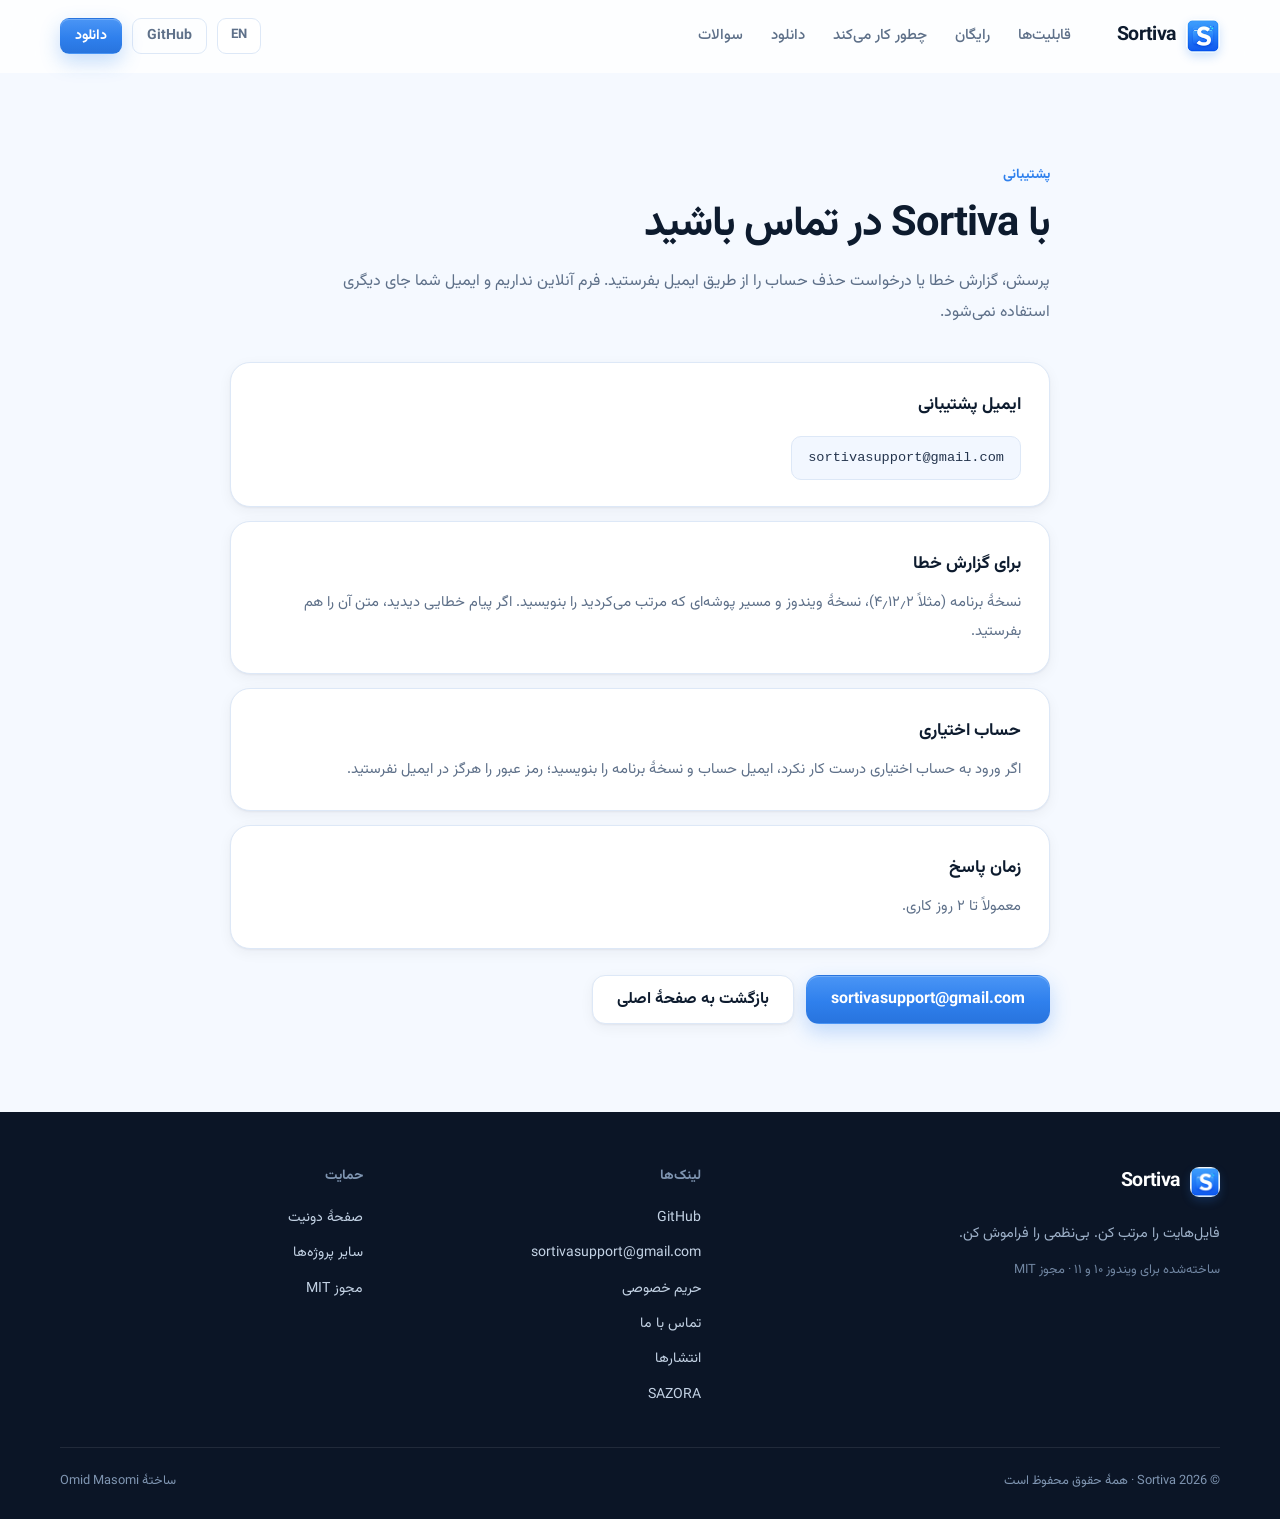
<file: docs/contact.html>
<!doctype html>
<html lang="fa" dir="rtl">
<head>
  <meta charset="utf-8">
  <meta name="viewport" content="width=device-width, initial-scale=1, viewport-fit=cover">
  <meta name="theme-color" content="#2f80ed">
  <title>Sortiva — تماس با ما</title>
  <meta name="description" content="پشتیبانی Sortiva از طریق ایمیل: پرسش، گزارش خطا و حساب اختیاری. فرم آنلاین نداریم.">
  <meta http-equiv="Content-Security-Policy" content="default-src 'self'; script-src 'self'; style-src 'self'; img-src 'self' data:; font-src 'self'; connect-src 'self' https://*.supabase.co; base-uri 'self'; form-action 'self'; object-src 'none'">
  <meta name="referrer" content="strict-origin-when-cross-origin">
  <link rel="canonical" href="https://omidmasumi740-dev.github.io/sortiva/contact.html">
  <link rel="alternate" hreflang="fa" href="https://omidmasumi740-dev.github.io/sortiva/contact.html?lang=fa">
  <link rel="alternate" hreflang="en" href="https://omidmasumi740-dev.github.io/sortiva/contact.html?lang=en">
  <link rel="alternate" hreflang="x-default" href="https://omidmasumi740-dev.github.io/sortiva/contact.html">
  <meta property="og:type" content="website">
  <meta property="og:site_name" content="Sortiva">
  <meta property="og:title" content="تماس با Sortiva">
  <meta property="og:url" content="https://omidmasumi740-dev.github.io/sortiva/contact.html">
  <meta property="og:image" content="https://omidmasumi740-dev.github.io/sortiva/assets/img/og.png">
  <meta property="og:locale" content="fa_IR">
  <link rel="icon" href="assets/img/favicon-32.png" sizes="32x32" type="image/png">
  <link rel="icon" href="assets/img/icon-192.png" sizes="192x192" type="image/png">
  <link rel="apple-touch-icon" href="assets/img/apple-touch-icon.png">
  <link rel="preload" href="assets/fonts/vazirmatn-regular.woff2" as="font" type="font/woff2" crossorigin>
  <link rel="stylesheet" href="styles.css">
  <script src="lang-init.js"></script>
</head>
<body data-page="contact">
  <a class="skip-link" href="#main" data-i18n="skip">پرش به محتوا</a>

  <header class="site-header" id="siteHeader">
    <div class="container nav">
      <a class="brand" href="index.html" aria-label="Sortiva">
        <img src="assets/img/icon-64.png" width="34" height="34" alt="">
        <span class="brand-name">Sortiva</span>
      </a>
      <nav class="nav-links" aria-label="Primary">
        <a href="index.html#features" data-i18n="navFeatures">قابلیت‌ها</a>
        <a href="index.html#plans" data-i18n="navPlans">رایگان</a>
        <a href="index.html#how" data-i18n="navHow">چطور کار می‌کند</a>
        <a href="index.html#download" data-i18n="navDownload">دانلود</a>
        <a href="index.html#faq" data-i18n="navFaq">سوالات</a>
      </nav>
      <div class="nav-actions">
        <button class="lang-toggle" id="langToggle" type="button" aria-label="Switch language">
          <span class="lang-when-fa">EN</span>
          <span class="lang-when-en">FA</span>
        </button>
        <a class="btn btn-ghost btn-sm nav-github" href="https://github.com/omidmasumi740-dev/sortiva" target="_blank" rel="noopener noreferrer">GitHub</a>
        <a class="btn btn-primary btn-sm" href="index.html#download" data-download="sortiva">
          <span data-i18n="downloadShort">دانلود</span>
        </a>
      </div>
    </div>
  </header>

  <main id="main" class="section">
    <div class="container narrow">
      <div class="page-head">
        <p class="kicker" data-i18n="kicker">پشتیبانی</p>
        <h1 data-i18n="heading">با Sortiva در تماس باشید</h1>
        <p class="page-lead" data-i18n="lead">پرسش، گزارش خطا یا درخواست حذف حساب را از طریق ایمیل بفرستید. فرم آنلاین نداریم و ایمیل شما جای دیگری استفاده نمی‌شود.</p>
      </div>

      <article class="panel">
        <h2 data-i18n="emailLabel">ایمیل پشتیبانی</h2>
        <a class="mail-box" data-email href="mailto:sortivasupport@gmail.com">sortivasupport@gmail.com</a>
      </article>

      <article class="panel">
        <h2 data-i18n="issuesLabel">برای گزارش خطا</h2>
        <p data-i18n="issuesBody">نسخهٔ برنامه (مثلاً ۴٫۱۲٫۲)، نسخهٔ ویندوز و مسیر پوشه‌ای که مرتب می‌کردید را بنویسید. اگر پیام خطایی دیدید، متن آن را هم بفرستید.</p>
      </article>

      <article class="panel">
        <h2 data-i18n="accountLabel">حساب اختیاری</h2>
        <p data-i18n="accountBody">اگر ورود به حساب اختیاری درست کار نکرد، ایمیل حساب و نسخهٔ برنامه را بنویسید؛ رمز عبور را هرگز در ایمیل نفرستید.</p>
      </article>

      <article class="panel">
        <h2 data-i18n="responseLabel">زمان پاسخ</h2>
        <p data-i18n="responseBody">معمولاً تا ۲ روز کاری.</p>
      </article>

      <div class="page-actions">
        <a class="btn btn-primary btn-lg" data-email href="mailto:sortivasupport@gmail.com" data-i18n="emailLabel">ایمیل پشتیبانی</a>
        <a class="btn btn-secondary btn-lg" href="index.html" data-i18n="home">بازگشت به صفحهٔ اصلی</a>
      </div>
    </div>
  </main>

  <footer class="site-footer">
    <div class="container footer-grid">
      <div class="footer-brand">
        <a class="brand brand-footer" href="index.html">
          <img src="assets/img/icon-64.png" width="30" height="30" alt="">
          <span class="brand-name">Sortiva</span>
        </a>
        <p data-i18n="footerTag">فایل‌هایت را مرتب کن. بی‌نظمی را فراموش کن.</p>
        <p class="footer-note" data-i18n="footerNote">ساخته‌شده برای ویندوز ۱۰ و ۱۱ · مجوز MIT</p>
      </div>
      <div class="footer-col">
        <h3 data-i18n="footerLinks">لینک‌ها</h3>
        <a href="https://github.com/omidmasumi740-dev/sortiva" target="_blank" rel="noopener noreferrer">GitHub</a>
        <a data-email href="mailto:sortivasupport@gmail.com">sortivasupport@gmail.com</a>
        <a href="privacy.html" data-i18n="footerPrivacy">حریم خصوصی</a>
        <a href="contact.html" data-i18n="footerContact">تماس با ما</a>
        <a href="https://github.com/omidmasumi740-dev/sortiva/releases/latest" target="_blank" rel="noopener noreferrer" data-i18n="footerReleases">انتشارها</a>
        <a href="https://sazora-site.pages.dev/" data-i18n="footerSazora">SAZORA</a>
      </div>
      <div class="footer-col">
        <h3 data-i18n="footerSupport">حمایت</h3>
        <a href="https://omidmasumi740-dev.github.io/donate-page/" target="_blank" rel="noopener noreferrer" data-i18n="footerDonate">صفحهٔ دونیت</a>
        <a href="https://github.com/omidmasumi740-dev" target="_blank" rel="noopener noreferrer" data-i18n="footerAuthor">سایر پروژه‌ها</a>
        <a href="https://github.com/omidmasumi740-dev/sortiva/blob/main/LICENSE" target="_blank" rel="noopener noreferrer" data-i18n="footerLicense">مجوز MIT</a>
      </div>
    </div>
    <div class="container footer-bottom">
      <p>© <span id="year">2026</span> Sortiva · <span data-i18n="footerRights">همهٔ حقوق محفوظ است</span></p>
      <p class="footer-made" data-i18n="footerMade">ساختهٔ Omid Masomi</p>
    </div>
  </footer>

  <script src="config.js"></script>
  <script src="pages.js"></script>
</body>
</html>
</file>
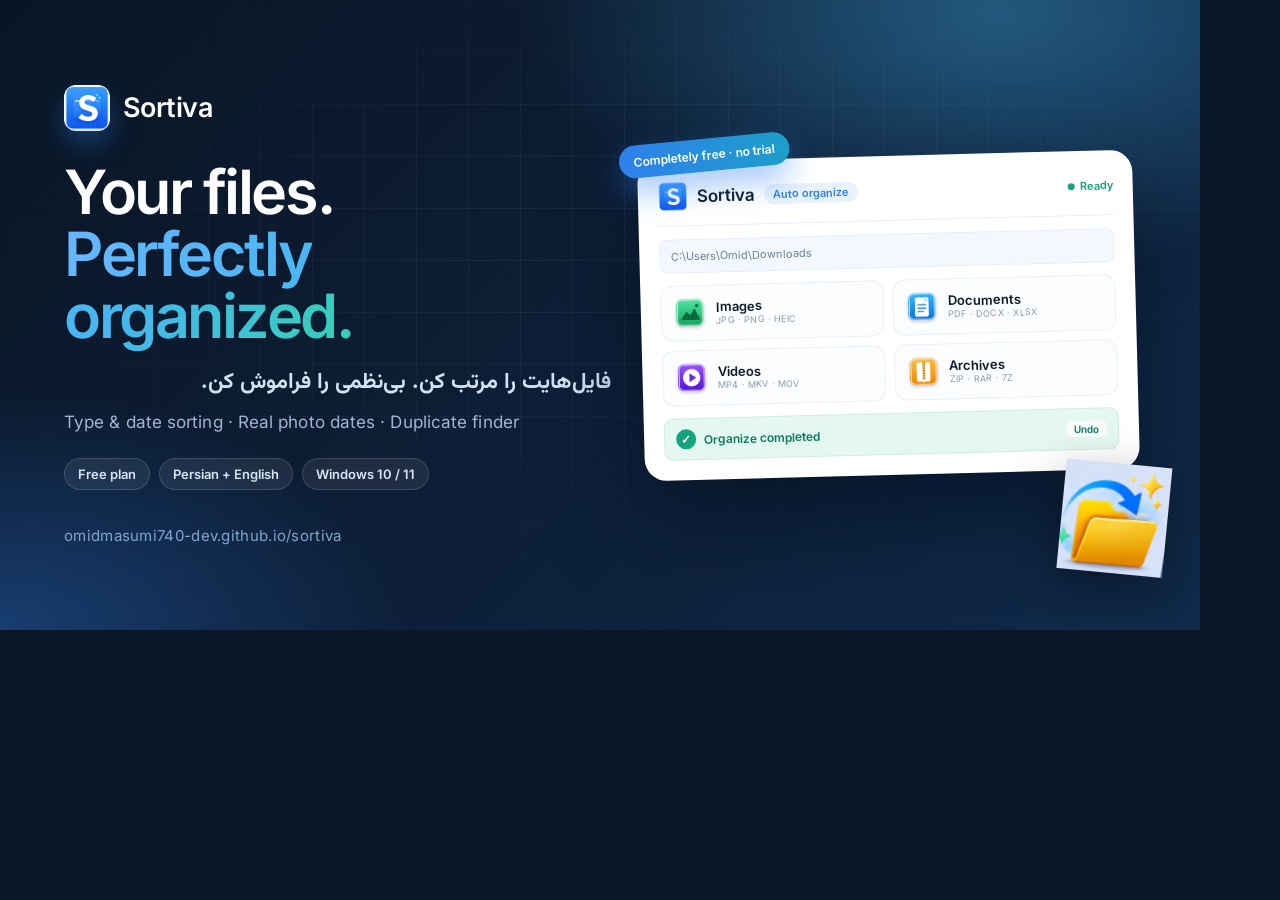
<file: docs/og-src.html>
<!doctype html>
<html lang="en">
<head>
<meta charset="utf-8">
<style>
  @font-face { font-family: Inter; src: url("assets/fonts/inter-400.woff2") format("woff2"); font-weight: 400 500; }
  @font-face { font-family: Inter; src: url("assets/fonts/inter-600.woff2") format("woff2"); font-weight: 600 800; }
  @font-face { font-family: Vazirmatn; src: url("assets/fonts/vazirmatn-bold.woff2") format("woff2"); font-weight: 700 800; }
  * { box-sizing: border-box; margin: 0; padding: 0; }
  html, body { width: 1200px; height: 630px; overflow: hidden; }
  body { font-family: Inter, sans-serif; background: #0a1729; color: #fff; }
  .stage {
    position: relative; width: 1200px; height: 630px; padding: 58px 64px;
    background:
      radial-gradient(760px 420px at 83% 2%, rgba(69,182,240,.38), transparent 62%),
      radial-gradient(680px 400px at 0% 100%, rgba(47,128,237,.34), transparent 60%),
      linear-gradient(135deg, #091524 0%, #0d1f38 55%, #102a4b 100%);
    display: grid; grid-template-columns: 1.05fr .95fr; gap: 30px; align-items: center;
  }
  .grid {
    position: absolute; inset: 0;
    background-image: linear-gradient(rgba(255,255,255,.05) 1px, transparent 1px), linear-gradient(90deg, rgba(255,255,255,.05) 1px, transparent 1px);
    background-size: 52px 52px;
    mask-image: radial-gradient(ellipse 80% 70% at 55% 40%, #000 20%, transparent 78%);
    -webkit-mask-image: radial-gradient(ellipse 80% 70% at 55% 40%, #000 20%, transparent 78%);
  }
  .left, .right { position: relative; z-index: 1; }
  .brand { display: flex; align-items: center; gap: 13px; font-size: 27px; font-weight: 800; letter-spacing: -.02em; }
  .brand img { width: 46px; height: 46px; border-radius: 12px; box-shadow: 0 12px 26px rgba(47,128,237,.35); }
  h1 { margin-top: 30px; font-size: 61px; line-height: 1.02; letter-spacing: -.04em; font-weight: 800; }
  h1 .g { background: linear-gradient(100deg, #67b6ff 0%, #45b6f0 55%, #35d0b8 100%); -webkit-background-clip: text; background-clip: text; color: transparent; }
  .fa { margin-top: 18px; font-family: Vazirmatn, sans-serif; font-size: 22px; font-weight: 700; color: #cfe2f7; direction: rtl; }
  .sub { margin-top: 12px; font-size: 17px; color: #9fb6d1; letter-spacing: .005em; }
  .chips { display: flex; gap: 9px; margin-top: 26px; flex-wrap: wrap; }
  .chips span {
    font-size: 13px; font-weight: 600; color: #d7e7f8; padding: 7px 13px; border-radius: 99px;
    background: rgba(255,255,255,.07); border: 1px solid rgba(255,255,255,.14);
  }
  .url { margin-top: 36px; font-size: 15px; color: #7ea6cd; letter-spacing: .02em; }
  .panel {
    position: relative; background: #fff; color: #0d1b2e; border-radius: 22px; padding: 20px;
    box-shadow: 0 40px 90px rgba(2,12,28,.55); transform: rotate(-1.5deg);
  }
  .panel-top { display: flex; align-items: center; gap: 9px; padding-bottom: 14px; border-bottom: 1px solid #e7eef9; }
  .panel-top img { width: 30px; height: 30px; border-radius: 8px; }
  .panel-top b { font-size: 17px; font-weight: 800; }
  .tag { font-size: 11px; font-weight: 700; color: #2f80ed; background: #e8f2ff; padding: 3px 9px; border-radius: 99px; }
  .ready { margin-left: auto; font-size: 11px; font-weight: 700; color: #14a37f; display: flex; align-items: center; gap: 5px; }
  .ready::before { content: ""; width: 7px; height: 7px; border-radius: 50%; background: #14a37f; }
  .path { margin-top: 13px; background: #f3f8ff; border: 1px solid #e6eefb; border-radius: 9px; padding: 9px 11px; font-size: 11px; color: #6c809a; }
  .tiles { display: grid; grid-template-columns: repeat(2, 1fr); gap: 9px; margin-top: 12px; }
  .tile { display: flex; align-items: center; gap: 9px; background: #fbfdff; border: 1px solid #e9f0fa; border-radius: 12px; padding: 10px 11px; }
  .tile img { width: 34px; height: 34px; }
  .tile b { display: block; font-size: 13px; line-height: 1.2; }
  .tile small { display: block; font-size: 9px; color: #8a9bb0; letter-spacing: .02em; }
  .result { margin-top: 12px; display: flex; align-items: center; gap: 8px; background: #e5f7f1; border: 1px solid #cdeee4; border-radius: 9px; padding: 10px 11px; font-size: 12px; font-weight: 700; color: #0b7d60; }
  .result i { width: 20px; height: 20px; border-radius: 50%; background: #14a37f; display: grid; place-items: center; color: #fff; font-style: normal; font-size: 12px; }
  .result span { margin-left: auto; background: rgba(255,255,255,.75); padding: 2px 8px; border-radius: 6px; font-size: 10px; }
  .folder { position: absolute; right: -26px; bottom: -104px; width: 106px; transform: rotate(7deg); filter: drop-shadow(0 18px 26px rgba(0,0,0,.35)); }
  .badge {
    position: absolute; left: -18px; top: -22px; background: linear-gradient(90deg, #2f80ed, #1d9fc9);
    color: #fff; font-size: 12px; font-weight: 800; padding: 9px 15px; border-radius: 99px;
    box-shadow: 0 14px 30px rgba(47,128,237,.45); transform: rotate(-4deg); z-index: 3;
  }
  .glow { position: absolute; inset: 10% 4% 6% 20%; background: radial-gradient(50% 50% at 50% 50%, rgba(47,128,237,.4), transparent 70%); filter: blur(40px); }
</style>
</head>
<body>
  <div class="stage">
    <div class="grid"></div>
    <div class="left">
      <div class="brand"><img src="assets/img/icon-512.png" alt="">Sortiva</div>
      <h1>Your files.<br><span class="g">Perfectly organized.</span></h1>
      <div class="fa">فایل‌هایت را مرتب کن. بی‌نظمی را فراموش کن.</div>
      <p class="sub">Type &amp; date sorting · Real photo dates · Duplicate finder</p>
      <div class="chips"><span>Free plan</span><span>Persian + English</span><span>Windows 10 / 11</span></div>
      <div class="url">omidmasumi740-dev.github.io/sortiva</div>
    </div>
    <div class="right">
      <div class="glow"></div>
      <div class="panel">
        <div class="badge">Completely free · no trial</div>
        <div class="panel-top">
          <img src="assets/img/icon-64.png" alt="">
          <b>Sortiva</b>
          <span class="tag">Auto organize</span>
          <span class="ready">Ready</span>
        </div>
        <div class="path">C:\Users\Omid\Downloads</div>
        <div class="tiles">
          <div class="tile"><img src="assets/img/type-images.png" alt=""><span><b>Images</b><small>JPG · PNG · HEIC</small></span></div>
          <div class="tile"><img src="assets/img/type-documents.png" alt=""><span><b>Documents</b><small>PDF · DOCX · XLSX</small></span></div>
          <div class="tile"><img src="assets/img/type-videos.png" alt=""><span><b>Videos</b><small>MP4 · MKV · MOV</small></span></div>
          <div class="tile"><img src="assets/img/type-archives.png" alt=""><span><b>Archives</b><small>ZIP · RAR · 7Z</small></span></div>
        </div>
        <div class="result"><i>✓</i> Organize completed <span>Undo</span></div>
        <img class="folder" src="assets/img/hero-folder.png" alt="">
      </div>
    </div>
  </div>
</body>
</html>
</file>
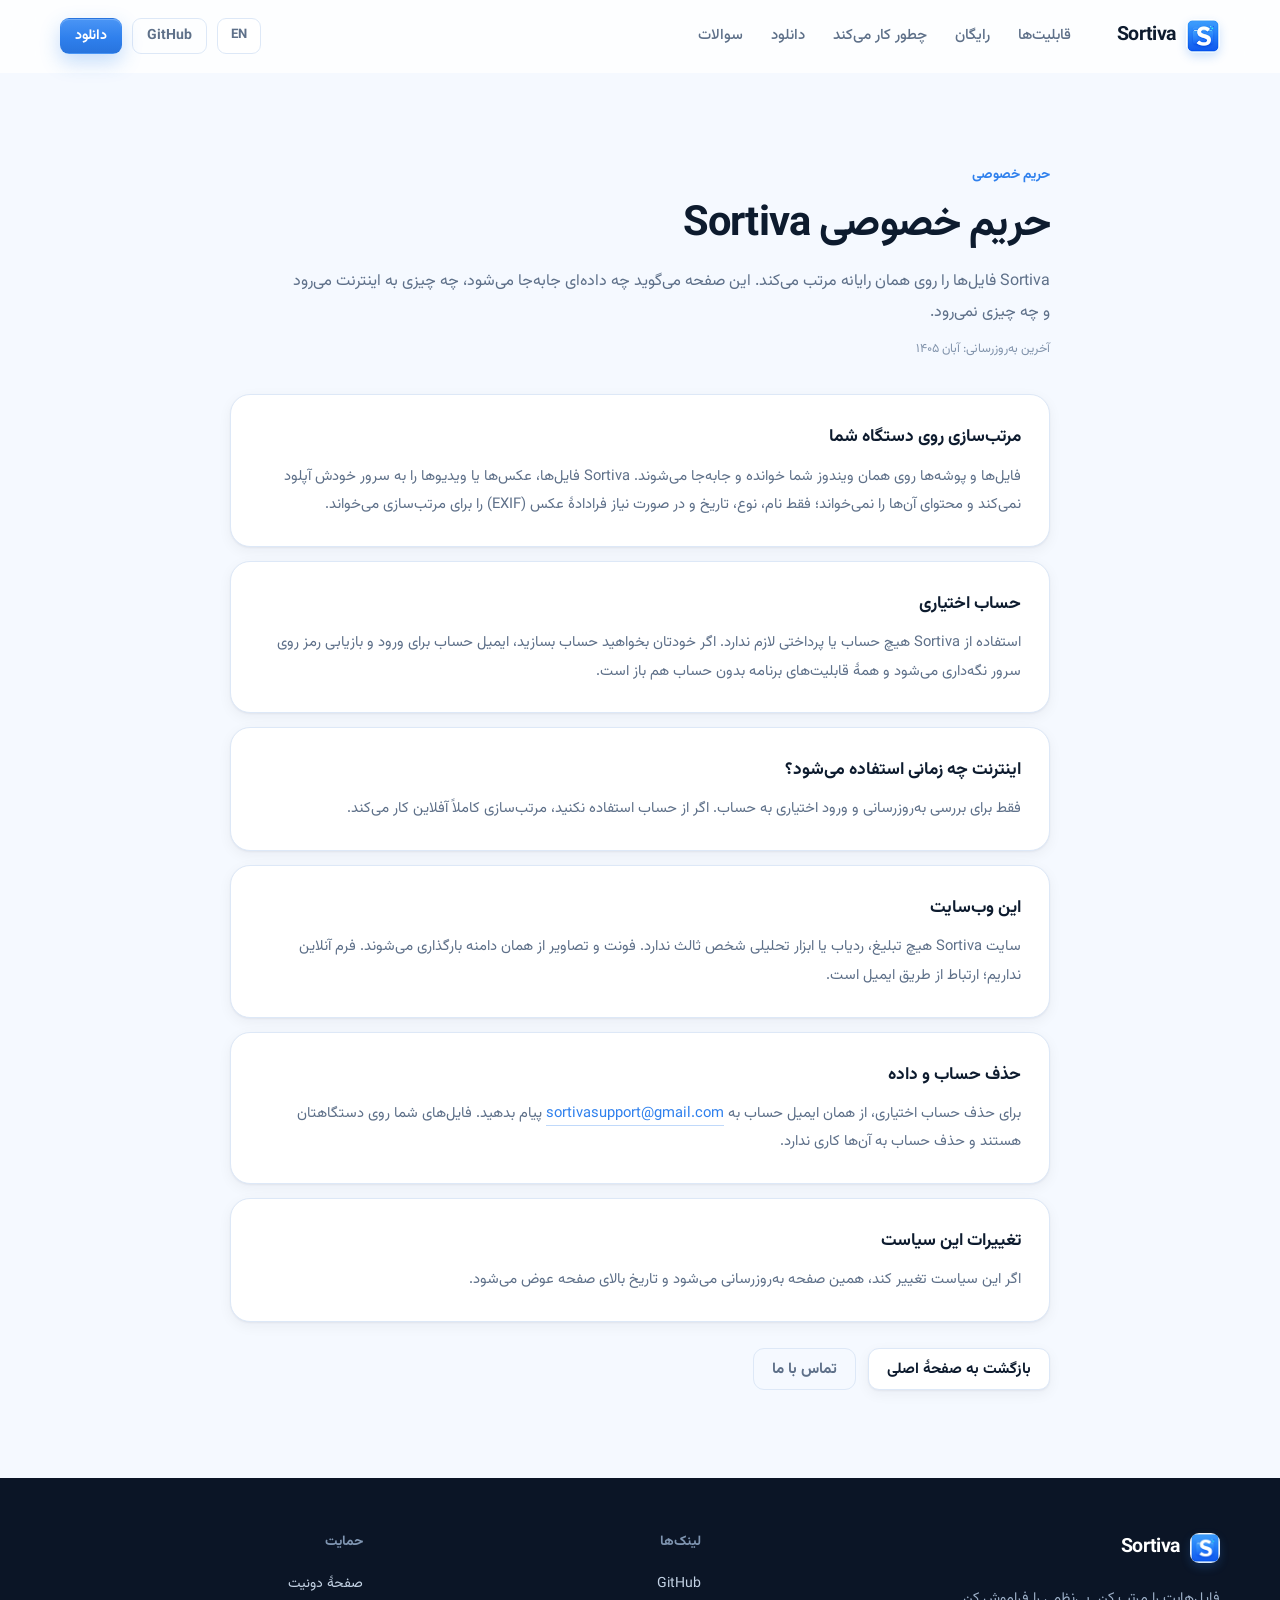
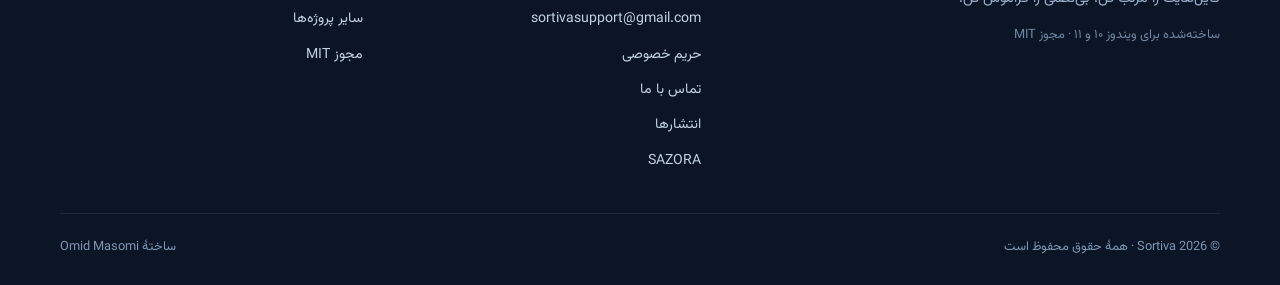
<file: docs/privacy.html>
<!doctype html>
<html lang="fa" dir="rtl">
<head>
  <meta charset="utf-8">
  <meta name="viewport" content="width=device-width, initial-scale=1, viewport-fit=cover">
  <meta name="theme-color" content="#2f80ed">
  <title>Sortiva — حریم خصوصی</title>
  <meta name="description" content="سیاست حریم خصوصی Sortiva: فایل‌ها روی دستگاه مرتب می‌شوند، حساب کاربری اختیاری است و سایت هیچ ردیابی ندارد.">
  <meta http-equiv="Content-Security-Policy" content="default-src 'self'; script-src 'self'; style-src 'self'; img-src 'self' data:; font-src 'self'; connect-src 'self' https://*.supabase.co; base-uri 'self'; form-action 'self'; object-src 'none'">
  <meta name="referrer" content="strict-origin-when-cross-origin">
  <link rel="canonical" href="https://omidmasumi740-dev.github.io/sortiva/privacy.html">
  <link rel="alternate" hreflang="fa" href="https://omidmasumi740-dev.github.io/sortiva/privacy.html?lang=fa">
  <link rel="alternate" hreflang="en" href="https://omidmasumi740-dev.github.io/sortiva/privacy.html?lang=en">
  <link rel="alternate" hreflang="x-default" href="https://omidmasumi740-dev.github.io/sortiva/privacy.html">
  <meta property="og:type" content="website">
  <meta property="og:site_name" content="Sortiva">
  <meta property="og:title" content="حریم خصوصی Sortiva">
  <meta property="og:url" content="https://omidmasumi740-dev.github.io/sortiva/privacy.html">
  <meta property="og:image" content="https://omidmasumi740-dev.github.io/sortiva/assets/img/og.png">
  <meta property="og:locale" content="fa_IR">
  <link rel="icon" href="assets/img/favicon-32.png" sizes="32x32" type="image/png">
  <link rel="icon" href="assets/img/icon-192.png" sizes="192x192" type="image/png">
  <link rel="apple-touch-icon" href="assets/img/apple-touch-icon.png">
  <link rel="preload" href="assets/fonts/vazirmatn-regular.woff2" as="font" type="font/woff2" crossorigin>
  <link rel="stylesheet" href="styles.css">
  <script src="lang-init.js"></script>
</head>
<body data-page="privacy">
  <a class="skip-link" href="#main" data-i18n="skip">پرش به محتوا</a>

  <header class="site-header" id="siteHeader">
    <div class="container nav">
      <a class="brand" href="index.html" aria-label="Sortiva">
        <img src="assets/img/icon-64.png" width="34" height="34" alt="">
        <span class="brand-name">Sortiva</span>
      </a>
      <nav class="nav-links" aria-label="Primary">
        <a href="index.html#features" data-i18n="navFeatures">قابلیت‌ها</a>
        <a href="index.html#plans" data-i18n="navPlans">رایگان</a>
        <a href="index.html#how" data-i18n="navHow">چطور کار می‌کند</a>
        <a href="index.html#download" data-i18n="navDownload">دانلود</a>
        <a href="index.html#faq" data-i18n="navFaq">سوالات</a>
      </nav>
      <div class="nav-actions">
        <button class="lang-toggle" id="langToggle" type="button" aria-label="Switch language">
          <span class="lang-when-fa">EN</span>
          <span class="lang-when-en">FA</span>
        </button>
        <a class="btn btn-ghost btn-sm nav-github" href="https://github.com/omidmasumi740-dev/sortiva" target="_blank" rel="noopener noreferrer">GitHub</a>
        <a class="btn btn-primary btn-sm" href="index.html#download" data-download="sortiva">
          <span data-i18n="downloadShort">دانلود</span>
        </a>
      </div>
    </div>
  </header>

  <main id="main" class="section">
    <div class="container narrow">
      <div class="page-head">
        <p class="kicker" data-i18n="kicker">حریم خصوصی</p>
        <h1 data-i18n="heading">حریم خصوصی Sortiva</h1>
        <p class="page-lead" data-i18n="lead">Sortiva فایل‌ها را روی همان رایانه مرتب می‌کند. این صفحه می‌گوید چه داده‌ای جابه‌جا می‌شود، چه چیزی به اینترنت می‌رود و چه چیزی نمی‌رود.</p>
        <p class="page-updated" data-i18n="updated">آخرین به‌روزرسانی: آبان ۱۴۰۵</p>
      </div>

      <article class="panel">
        <h2 data-i18n="s1t">مرتب‌سازی روی دستگاه شما</h2>
        <p data-i18n="s1b">فایل‌ها و پوشه‌ها روی همان ویندوز شما خوانده و جابه‌جا می‌شوند. Sortiva فایل‌ها، عکس‌ها یا ویدیوها را به سرور خودش آپلود نمی‌کند و محتوای آن‌ها را نمی‌خواند؛ فقط نام، نوع، تاریخ و در صورت نیاز فرادادهٔ عکس (EXIF) را برای مرتب‌سازی می‌خواند.</p>
      </article>

      <article class="panel">
        <h2 data-i18n="s2t">حساب اختیاری</h2>
        <p data-i18n="s2b">استفاده از Sortiva هیچ حساب یا پرداختی لازم ندارد. اگر خودتان بخواهید حساب بسازید، ایمیل حساب برای ورود و بازیابی رمز روی سرور نگه‌داری می‌شود و همهٔ قابلیت‌های برنامه بدون حساب هم باز است.</p>
      </article>

      <article class="panel">
        <h2 data-i18n="s3t">اینترنت چه زمانی استفاده می‌شود؟</h2>
        <p data-i18n="s3b">فقط برای بررسی به‌روزرسانی و ورود اختیاری به حساب. اگر از حساب استفاده نکنید، مرتب‌سازی کاملاً آفلاین کار می‌کند.</p>
      </article>

      <article class="panel">
        <h2 data-i18n="s4t">این وب‌سایت</h2>
        <p data-i18n="s4b">سایت Sortiva هیچ تبلیغ، ردیاب یا ابزار تحلیلی شخص ثالث ندارد. فونت و تصاویر از همان دامنه بارگذاری می‌شوند. فرم آنلاین نداریم؛ ارتباط از طریق ایمیل است.</p>
      </article>

      <article class="panel">
        <h2 data-i18n="s5t">حذف حساب و داده</h2>
        <p><span data-i18n="s5b1">برای حذف حساب اختیاری، از همان ایمیل حساب به</span> <a class="mail-inline" data-email href="mailto:sortivasupport@gmail.com">sortivasupport@gmail.com</a> <span data-i18n="s5b2">پیام بدهید. فایل‌های شما روی دستگاهتان هستند و حذف حساب به آن‌ها کاری ندارد.</span></p>
      </article>

      <article class="panel">
        <h2 data-i18n="s6t">تغییرات این سیاست</h2>
        <p data-i18n="s6b">اگر این سیاست تغییر کند، همین صفحه به‌روزرسانی می‌شود و تاریخ بالای صفحه عوض می‌شود.</p>
      </article>

      <div class="page-actions">
        <a class="btn btn-secondary" href="index.html" data-i18n="backHome">بازگشت به صفحهٔ اصلی</a>
        <a class="btn btn-ghost" href="contact.html" data-i18n="footerContact">تماس با ما</a>
      </div>
    </div>
  </main>

  <footer class="site-footer">
    <div class="container footer-grid">
      <div class="footer-brand">
        <a class="brand brand-footer" href="index.html">
          <img src="assets/img/icon-64.png" width="30" height="30" alt="">
          <span class="brand-name">Sortiva</span>
        </a>
        <p data-i18n="footerTag">فایل‌هایت را مرتب کن. بی‌نظمی را فراموش کن.</p>
        <p class="footer-note" data-i18n="footerNote">ساخته‌شده برای ویندوز ۱۰ و ۱۱ · مجوز MIT</p>
      </div>
      <div class="footer-col">
        <h3 data-i18n="footerLinks">لینک‌ها</h3>
        <a href="https://github.com/omidmasumi740-dev/sortiva" target="_blank" rel="noopener noreferrer">GitHub</a>
        <a data-email href="mailto:sortivasupport@gmail.com">sortivasupport@gmail.com</a>
        <a href="privacy.html" data-i18n="footerPrivacy">حریم خصوصی</a>
        <a href="contact.html" data-i18n="footerContact">تماس با ما</a>
        <a href="https://github.com/omidmasumi740-dev/sortiva/releases/latest" target="_blank" rel="noopener noreferrer" data-i18n="footerReleases">انتشارها</a>
        <a href="https://sazora-site.pages.dev/" data-i18n="footerSazora">SAZORA</a>
      </div>
      <div class="footer-col">
        <h3 data-i18n="footerSupport">حمایت</h3>
        <a href="https://omidmasumi740-dev.github.io/donate-page/" target="_blank" rel="noopener noreferrer" data-i18n="footerDonate">صفحهٔ دونیت</a>
        <a href="https://github.com/omidmasumi740-dev" target="_blank" rel="noopener noreferrer" data-i18n="footerAuthor">سایر پروژه‌ها</a>
        <a href="https://github.com/omidmasumi740-dev/sortiva/blob/main/LICENSE" target="_blank" rel="noopener noreferrer" data-i18n="footerLicense">مجوز MIT</a>
      </div>
    </div>
    <div class="container footer-bottom">
      <p>© <span id="year">2026</span> Sortiva · <span data-i18n="footerRights">همهٔ حقوق محفوظ است</span></p>
      <p class="footer-made" data-i18n="footerMade">ساختهٔ Omid Masomi</p>
    </div>
  </footer>

  <script src="config.js"></script>
  <script src="pages.js"></script>
</body>
</html>
</file>
<file: docs/styles.css>
@font-face {
  font-family: "Vazirmatn";
  src: url("assets/fonts/vazirmatn-regular.woff2") format("woff2");
  font-weight: 400;
  font-display: swap;
}
@font-face {
  font-family: "Vazirmatn";
  src: url("assets/fonts/vazirmatn-medium.woff2") format("woff2");
  font-weight: 500;
  font-display: swap;
}
@font-face {
  font-family: "Vazirmatn";
  src: url("assets/fonts/vazirmatn-semibold.woff2") format("woff2");
  font-weight: 600;
  font-display: swap;
}
@font-face {
  font-family: "Vazirmatn";
  src: url("assets/fonts/vazirmatn-bold.woff2") format("woff2");
  font-weight: 700 800;
  font-display: swap;
}
@font-face {
  font-family: "Inter";
  src: url("assets/fonts/inter-400.woff2") format("woff2");
  font-weight: 400 500;
  font-display: swap;
}
@font-face {
  font-family: "Inter";
  src: url("assets/fonts/inter-600.woff2") format("woff2");
  font-weight: 600 800;
  font-display: swap;
}

:root {
  --bg: #f5f9ff;
  --surface: #ffffff;
  --surface-2: #f2f7ff;
  --ink: #0d1b2e;
  --ink-2: #24344d;
  --muted: #5e7089;
  --muted-2: #8294ac;
  --line: #dde8f7;
  --line-2: #eaf1fb;
  --blue: #2f80ed;
  --blue-dark: #1f63c4;
  --blue-soft: #e8f2ff;
  --cyan: #45b6f0;
  --navy: #0b1526;
  --navy-2: #10233d;
  --green: #14a37f;
  --green-soft: #e5f7f1;
  --orange: #e07b39;
  --red: #e05a5a;
  --radius: 20px;
  --shadow-sm: 0 1px 2px rgba(13, 27, 46, 0.05), 0 4px 14px rgba(13, 27, 46, 0.05);
  --shadow-md: 0 10px 30px rgba(24, 62, 120, 0.1), 0 2px 8px rgba(24, 62, 120, 0.05);
  --shadow-lg: 0 30px 80px rgba(18, 50, 100, 0.18), 0 8px 24px rgba(18, 50, 100, 0.08);
}

*,
*::before,
*::after {
  box-sizing: border-box;
}

html {
  scroll-behavior: smooth;
  -webkit-text-size-adjust: 100%;
}

html,
body {
  margin: 0;
  padding: 0;
}

body {
  font-family: "Vazirmatn", "Segoe UI", Tahoma, sans-serif;
  color: var(--ink);
  background: var(--bg);
  line-height: 1.8;
  font-size: 16px;
  -webkit-font-smoothing: antialiased;
  text-rendering: optimizeLegibility;
  overflow-x: hidden;
}

html[lang="en"] body {
  font-family: "Inter", "Segoe UI", sans-serif;
  line-height: 1.7;
}

img {
  max-width: 100%;
  height: auto;
}

a {
  color: inherit;
  text-decoration: none;
}

h1,
h2,
h3,
p,
ul,
ol {
  margin: 0;
}

button {
  font: inherit;
  color: inherit;
}

.container {
  width: min(1160px, calc(100% - 44px));
  margin-inline: auto;
}

.narrow {
  width: min(820px, calc(100% - 44px));
}

.skip-link {
  position: absolute;
  inset-inline-start: 16px;
  top: -60px;
  z-index: 100;
  background: var(--blue);
  color: #fff;
  padding: 10px 18px;
  border-radius: 10px;
  transition: top 0.2s ease;
}

.skip-link:focus {
  top: 12px;
}

:focus-visible {
  outline: 3px solid rgba(47, 128, 237, 0.55);
  outline-offset: 3px;
  border-radius: 6px;
}

/* Header */
.site-header {
  position: sticky;
  top: 0;
  z-index: 50;
  background: rgba(255, 255, 255, 0.82);
  -webkit-backdrop-filter: saturate(180%) blur(16px);
  backdrop-filter: saturate(180%) blur(16px);
  border-bottom: 1px solid transparent;
  transition: border-color 0.2s ease, box-shadow 0.2s ease;
}

.site-header.scrolled {
  border-bottom-color: var(--line);
  box-shadow: 0 6px 24px rgba(18, 50, 100, 0.06);
}

.nav {
  display: flex;
  align-items: center;
  gap: 26px;
  height: 72px;
}

.brand {
  display: inline-flex;
  align-items: center;
  gap: 10px;
  font-weight: 800;
  font-size: 1.22rem;
  letter-spacing: -0.02em;
  color: var(--ink);
}

html[lang="en"] .brand {
  letter-spacing: -0.01em;
}

.brand img {
  border-radius: 9px;
  box-shadow: 0 4px 10px rgba(47, 128, 237, 0.22);
}

.nav-links {
  display: flex;
  align-items: center;
  gap: 4px;
  margin-inline-start: 8px;
}

.nav-links a {
  padding: 8px 12px;
  border-radius: 9px;
  font-size: 0.93rem;
  font-weight: 500;
  color: var(--muted);
  transition: color 0.16s ease, background 0.16s ease;
}

.nav-links a:hover {
  color: var(--ink);
  background: var(--surface-2);
}

.nav-actions {
  display: flex;
  align-items: center;
  gap: 10px;
  margin-inline-start: auto;
}

.lang-toggle {
  height: 36px;
  min-width: 44px;
  padding: 0 10px;
  border: 1px solid var(--line);
  background: #fff;
  border-radius: 9px;
  font-size: 0.82rem;
  font-weight: 700;
  color: var(--muted);
  cursor: pointer;
  transition: border-color 0.16s ease, color 0.16s ease;
}

.lang-toggle:hover {
  border-color: var(--blue);
  color: var(--blue);
}

html[lang="fa"] .lang-when-en,
html[lang="en"] .lang-when-fa {
  display: none;
}

/* Buttons */
.btn {
  display: inline-flex;
  align-items: center;
  justify-content: center;
  gap: 9px;
  border: 1px solid transparent;
  border-radius: 11px;
  padding: 11px 18px;
  font-size: 0.95rem;
  font-weight: 700;
  line-height: 1.2;
  cursor: pointer;
  white-space: nowrap;
  transition: transform 0.16s ease, box-shadow 0.16s ease, background 0.16s ease, border-color 0.16s ease, color 0.16s ease;
}

.btn svg {
  width: 18px;
  height: 18px;
  fill: none;
  stroke: currentColor;
  stroke-width: 2;
  stroke-linecap: round;
  stroke-linejoin: round;
  flex: none;
}

.btn-sm {
  padding: 9px 14px;
  font-size: 0.88rem;
  border-radius: 9px;
}

.btn-lg {
  padding: 14px 24px;
  font-size: 1rem;
  border-radius: 13px;
}

.btn-primary {
  background: linear-gradient(180deg, #4a95f5 0%, var(--blue) 55%, #2874de 100%);
  color: #fff;
  box-shadow: 0 8px 20px rgba(47, 128, 237, 0.28), inset 0 1px 0 rgba(255, 255, 255, 0.22);
}

.btn-primary:hover {
  transform: translateY(-1px);
  box-shadow: 0 12px 26px rgba(47, 128, 237, 0.34), inset 0 1px 0 rgba(255, 255, 255, 0.22);
}

.btn-secondary {
  background: #fff;
  border-color: var(--line);
  color: var(--ink);
  box-shadow: var(--shadow-sm);
}

.btn-secondary:hover {
  border-color: #b9d2f4;
  color: var(--blue-dark);
  transform: translateY(-1px);
}

.btn-ghost {
  background: transparent;
  border-color: var(--line);
  color: var(--muted);
}

.btn-ghost:hover {
  color: var(--ink);
  border-color: #c3d7f1;
}

.btn-light {
  background: #fff;
  color: var(--navy);
  box-shadow: 0 10px 24px rgba(0, 0, 0, 0.2);
}

.btn-light:hover {
  transform: translateY(-1px);
}

.btn-version {
  font-weight: 500;
  font-size: 0.8rem;
  padding: 2px 8px;
  border-radius: 99px;
  background: rgba(255, 255, 255, 0.2);
}

/* Hero */
.hero {
  position: relative;
  padding: 72px 0 0;
  overflow: hidden;
}

.hero-bg {
  position: absolute;
  inset: 0;
  z-index: 0;
  pointer-events: none;
  background:
    radial-gradient(900px 440px at 78% 8%, rgba(69, 182, 240, 0.2), transparent 62%),
    radial-gradient(760px 420px at 12% 18%, rgba(47, 128, 237, 0.14), transparent 60%),
    linear-gradient(180deg, #f4f9ff 0%, var(--bg) 78%);
}

.hero-bg::after {
  content: "";
  position: absolute;
  inset: 0;
  background-image: linear-gradient(rgba(47, 128, 237, 0.05) 1px, transparent 1px), linear-gradient(90deg, rgba(47, 128, 237, 0.05) 1px, transparent 1px);
  background-size: 56px 56px;
  mask-image: radial-gradient(ellipse 75% 65% at 50% 30%, #000 25%, transparent 75%);
  -webkit-mask-image: radial-gradient(ellipse 75% 65% at 50% 30%, #000 25%, transparent 75%);
}

.hero-grid {
  position: relative;
  z-index: 1;
  display: grid;
  grid-template-columns: 1.02fr 0.98fr;
  gap: 48px;
  align-items: center;
  padding-bottom: 64px;
}

.eyebrow {
  display: inline-flex;
  align-items: center;
  gap: 9px;
  background: #fff;
  border: 1px solid var(--line);
  border-radius: 99px;
  padding: 6px 14px 6px 12px;
  font-size: 0.82rem;
  font-weight: 600;
  color: var(--muted);
  box-shadow: var(--shadow-sm);
}

html[lang="en"] .eyebrow {
  padding: 6px 14px;
}

.pulse-dot {
  width: 8px;
  height: 8px;
  border-radius: 50%;
  background: var(--green);
  box-shadow: 0 0 0 0 rgba(20, 163, 127, 0.5);
  animation: pulse 2.4s ease-out infinite;
  flex: none;
}

@keyframes pulse {
  0% { box-shadow: 0 0 0 0 rgba(20, 163, 127, 0.45); }
  70% { box-shadow: 0 0 0 8px rgba(20, 163, 127, 0); }
  100% { box-shadow: 0 0 0 0 rgba(20, 163, 127, 0); }
}

.hero h1 {
  margin: 22px 0 0;
  font-size: clamp(2.25rem, 4.4vw, 3.6rem);
  font-weight: 800;
  line-height: 1.3;
  letter-spacing: -0.01em;
  color: var(--ink);
}

html[lang="en"] .hero h1 {
  line-height: 1.08;
  letter-spacing: -0.035em;
}

.grad {
  background: linear-gradient(100deg, var(--blue) 5%, #2aa4de 48%, #19b3a0 100%);
  -webkit-background-clip: text;
  background-clip: text;
  color: transparent;
  white-space: nowrap;
}

.lede {
  margin-top: 20px;
  max-width: 560px;
  font-size: 1.08rem;
  line-height: 1.95;
  color: var(--muted);
}

html[lang="en"] .lede {
  line-height: 1.75;
}

.cta-row {
  display: flex;
  flex-wrap: wrap;
  gap: 12px;
  margin-top: 28px;
}

.hero-note {
  margin-top: 16px;
  display: flex;
  flex-wrap: wrap;
  align-items: center;
  gap: 8px;
  font-size: 0.84rem;
  color: var(--muted-2);
}

.price-line {
  margin-top: 14px;
  display: flex;
  flex-wrap: wrap;
  align-items: baseline;
  gap: 6px;
  font-size: 0.88rem;
  line-height: 1.7;
  color: var(--muted);
}

.price-line .price-amount {
  color: var(--ink);
  font-size: 1.02rem;
}

.price-line a {
  color: var(--blue);
  font-weight: 600;
}

.price-sep {
  color: var(--muted-2);
}

.hero-points {
  list-style: none;
  padding: 0;
  margin-top: 26px;
  display: grid;
  gap: 10px;
}

.hero-points li {
  display: flex;
  align-items: flex-start;
  gap: 10px;
  font-size: 0.94rem;
  color: var(--ink-2);
}

.hero-points svg {
  width: 19px;
  height: 19px;
  margin-top: 3px;
  flex: none;
  fill: none;
  stroke: var(--green);
  stroke-width: 2.4;
  stroke-linecap: round;
  stroke-linejoin: round;
}

/* Hero app mock */
.hero-visual {
  position: relative;
  padding: 18px 0 54px;
}

.hero-glow {
  position: absolute;
  inset: 10% 6% 12%;
  background: radial-gradient(60% 60% at 50% 40%, rgba(47, 128, 237, 0.22), transparent 70%);
  filter: blur(30px);
  z-index: 0;
}

.app-card {
  position: relative;
  z-index: 1;
  background: #fff;
  border: 1px solid var(--line);
  border-radius: 22px;
  padding: 18px;
  box-shadow: var(--shadow-lg);
}

.app-top {
  display: flex;
  align-items: center;
  justify-content: space-between;
  gap: 12px;
  padding-bottom: 14px;
  border-bottom: 1px solid var(--line-2);
}

.app-title {
  display: flex;
  align-items: center;
  gap: 9px;
  font-weight: 800;
  font-size: 0.98rem;
}

.app-title img {
  border-radius: 7px;
}

.app-tag {
  font-size: 0.68rem;
  font-weight: 600;
  color: var(--blue);
  background: var(--blue-soft);
  padding: 3px 8px;
  border-radius: 99px;
}

.app-status {
  display: inline-flex;
  align-items: center;
  gap: 6px;
  font-size: 0.75rem;
  font-weight: 600;
  color: var(--green);
}

.app-status i {
  width: 7px;
  height: 7px;
  border-radius: 50%;
  background: var(--green);
}

.app-path {
  display: flex;
  align-items: center;
  gap: 8px;
  margin-top: 14px;
  background: var(--surface-2);
  border: 1px solid var(--line-2);
  border-radius: 10px;
  padding: 9px 12px;
  font-size: 0.74rem;
  color: var(--muted);
  font-family: "Inter", monospace;
  direction: ltr;
  overflow: hidden;
}

.app-path svg {
  width: 16px;
  height: 16px;
  fill: none;
  stroke: var(--blue);
  stroke-width: 1.8;
  flex: none;
}

.app-path span:nth-child(2) {
  white-space: nowrap;
  overflow: hidden;
  text-overflow: ellipsis;
}

.app-path-label {
  margin-inline-start: auto;
  font-family: "Vazirmatn", sans-serif;
  font-size: 0.7rem;
  color: var(--muted-2);
  white-space: nowrap;
}

.folder-grid {
  display: grid;
  grid-template-columns: repeat(3, 1fr);
  gap: 10px;
  margin-top: 14px;
}

.folder-tile {
  display: flex;
  flex-direction: column;
  align-items: center;
  gap: 2px;
  background: #fbfdff;
  border: 1px solid var(--line-2);
  border-radius: 14px;
  padding: 12px 8px 10px;
  text-align: center;
}

.folder-tile img {
  margin-bottom: 2px;
}

.folder-tile b {
  font-size: 0.82rem;
  font-weight: 700;
  color: var(--ink);
}

.tile-copy {
  display: flex;
  flex-direction: column;
  align-items: center;
  gap: 1px;
}

.folder-tile small {
  font-size: 0.6rem;
  color: var(--muted-2);
  font-family: "Inter", sans-serif;
  letter-spacing: 0.01em;
  direction: ltr;
}

.folder-tile-wide {
  grid-column: span 2;
  flex-direction: row;
  justify-content: center;
  gap: 10px;
  text-align: start;
}

.folder-tile-wide img {
  width: 36px;
  height: 36px;
  margin: 0;
}

.folder-tile-wide .tile-copy {
  align-items: flex-start;
  text-align: start;
}

.app-result {
  display: flex;
  align-items: center;
  gap: 9px;
  margin-top: 14px;
  background: var(--green-soft);
  border: 1px solid #cfeee4;
  border-radius: 11px;
  padding: 10px 12px;
  font-size: 0.8rem;
  font-weight: 600;
  color: #0b7d60;
}

.result-check {
  display: grid;
  place-items: center;
  width: 22px;
  height: 22px;
  border-radius: 50%;
  background: var(--green);
  flex: none;
}

.result-check svg {
  width: 13px;
  height: 13px;
  fill: none;
  stroke: #fff;
  stroke-width: 2.6;
  stroke-linecap: round;
  stroke-linejoin: round;
}

.undo {
  margin-inline-start: auto;
  font-size: 0.72rem;
  font-weight: 700;
  color: #0b7d60;
  background: rgba(255, 255, 255, 0.7);
  border-radius: 7px;
  padding: 3px 8px;
}

.folder-fly {
  position: absolute;
  z-index: 2;
  inset-inline-end: 10px;
  bottom: 0;
  width: 72px;
  filter: drop-shadow(0 16px 22px rgba(20, 70, 130, 0.22));
  transform: rotate(-6deg);
}

/* Trust */
.trust-row {
  position: relative;
  z-index: 1;
  display: flex;
  flex-wrap: wrap;
  justify-content: space-between;
  gap: 16px;
  border-top: 1px solid var(--line);
  padding: 22px 0 26px;
}

.trust-item {
  display: flex;
  align-items: center;
  gap: 10px;
  font-size: 0.88rem;
  font-weight: 500;
  color: var(--muted);
}

.trust-item svg {
  width: 19px;
  height: 19px;
  fill: none;
  stroke: var(--blue);
  stroke-width: 1.9;
  stroke-linecap: round;
  stroke-linejoin: round;
}

/* Sections */
.section {
  padding: 88px 0;
  scroll-margin-top: 84px;
}

.section-soft {
  background:
    radial-gradient(700px 300px at 15% 0%, rgba(47, 128, 237, 0.06), transparent 60%),
    #eef5ff;
  border-top: 1px solid var(--line-2);
  border-bottom: 1px solid var(--line-2);
}

.section-head {
  max-width: 720px;
  margin: 0 auto 46px;
  text-align: center;
}

.kicker {
  display: inline-block;
  font-size: 0.78rem;
  font-weight: 700;
  letter-spacing: 0.06em;
  color: var(--blue);
  text-transform: uppercase;
  margin-bottom: 10px;
}

html[lang="fa"] .kicker {
  letter-spacing: 0;
  text-transform: none;
  font-size: 0.85rem;
}

.section-head h2,
.download-copy h2,
.cross-card h2 {
  font-size: clamp(1.6rem, 3vw, 2.25rem);
  font-weight: 800;
  line-height: 1.4;
  letter-spacing: -0.015em;
  color: var(--ink);
}

html[lang="en"] .section-head h2,
html[lang="en"] .download-copy h2,
html[lang="en"] .cross-card h2 {
  line-height: 1.2;
  letter-spacing: -0.025em;
}

.section-sub {
  margin-top: 14px;
  font-size: 1rem;
  line-height: 1.9;
  color: var(--muted);
}

/* Features */
.feature-grid {
  display: grid;
  grid-template-columns: repeat(3, 1fr);
  gap: 18px;
}

.feature-card {
  background: #fff;
  border: 1px solid var(--line);
  border-radius: 18px;
  padding: 26px 24px;
  box-shadow: var(--shadow-sm);
  transition: transform 0.2s ease, box-shadow 0.2s ease, border-color 0.2s ease;
}

.feature-card:hover {
  transform: translateY(-3px);
  border-color: #c4dbf7;
  box-shadow: var(--shadow-md);
}

.feature-icon {
  display: grid;
  place-items: center;
  width: 46px;
  height: 46px;
  border-radius: 13px;
  background: linear-gradient(180deg, #eef6ff, #e2efff);
  border: 1px solid #d7e8fd;
  color: var(--blue);
  margin-bottom: 16px;
}

.feature-icon svg {
  width: 23px;
  height: 23px;
  fill: none;
  stroke: currentColor;
  stroke-width: 1.8;
  stroke-linecap: round;
  stroke-linejoin: round;
}

.feature-card h3 {
  font-size: 1.06rem;
  font-weight: 700;
  margin-bottom: 8px;
  color: var(--ink);
}

.feature-card p {
  font-size: 0.92rem;
  line-height: 1.85;
  color: var(--muted);
}

/* Before / after */
.ba-grid {
  display: grid;
  grid-template-columns: 1fr auto 1fr;
  align-items: center;
  gap: 20px;
}

.ba-card {
  background: #fff;
  border: 1px solid var(--line);
  border-radius: 20px;
  padding: 22px;
  box-shadow: var(--shadow-sm);
}

.ba-card-good {
  border-color: #c9e6dc;
  box-shadow: 0 14px 36px rgba(20, 163, 127, 0.1);
}

.ba-head {
  display: flex;
  align-items: center;
  justify-content: space-between;
  gap: 12px;
  padding-bottom: 14px;
  border-bottom: 1px solid var(--line-2);
  margin-bottom: 14px;
  font-size: 0.82rem;
  color: var(--muted-2);
}

.ba-badge {
  font-size: 0.72rem;
  font-weight: 700;
  padding: 4px 11px;
  border-radius: 99px;
}

.ba-badge-bad {
  background: #fdeeee;
  color: #c04545;
}

.ba-badge-good {
  background: var(--green-soft);
  color: #0b7d60;
}

.file-list,
.folder-list {
  list-style: none;
  padding: 0;
  display: grid;
  gap: 7px;
}

.file-list li {
  display: flex;
  align-items: center;
  gap: 10px;
  padding: 8px 10px;
  border-radius: 9px;
  background: #fbfdff;
  border: 1px solid var(--line-2);
  font-family: "Inter", sans-serif;
  font-size: 0.8rem;
  color: var(--ink-2);
  direction: ltr;
}

.file-list small {
  margin-inline-start: auto;
  font-size: 0.68rem;
  color: var(--muted-2);
}

.file-dot {
  width: 9px;
  height: 9px;
  border-radius: 3px;
  flex: none;
}

.dot-img { background: #56b6f5; }
.dot-doc { background: #e05a5a; }
.dot-vid { background: #9a6df0; }
.dot-zip { background: #f0b04a; }
.dot-aud { background: #14a37f; }

.folder-list li {
  display: flex;
  align-items: center;
  gap: 11px;
  padding: 8px 10px;
  border-radius: 10px;
  background: #fbfffd;
  border: 1px solid #e2f2ec;
}

.folder-list b {
  display: block;
  font-size: 0.86rem;
  font-weight: 700;
  color: var(--ink);
}

.folder-list small {
  display: block;
  font-size: 0.68rem;
  color: var(--muted-2);
  font-family: "Inter", sans-serif;
  direction: ltr;
  text-align: inherit;
}

.folder-count {
  margin-inline-start: auto;
  font-family: "Inter", sans-serif;
  font-size: 0.7rem;
  font-weight: 600;
  color: var(--green);
  background: var(--green-soft);
  min-width: 22px;
  height: 22px;
  border-radius: 7px;
  display: grid;
  place-items: center;
  padding: 0 5px;
}

.ba-arrow {
  display: grid;
  place-items: center;
  width: 46px;
  height: 46px;
  border-radius: 50%;
  background: #fff;
  border: 1px solid var(--line);
  box-shadow: var(--shadow-sm);
  color: var(--blue);
}

.ba-arrow svg {
  width: 20px;
  height: 20px;
  fill: none;
  stroke: currentColor;
  stroke-width: 2;
  stroke-linecap: round;
  stroke-linejoin: round;
}

html[dir="rtl"] .ba-arrow svg {
  transform: scaleX(-1);
}

/* Plans */
.plan-grid {
  display: grid;
  grid-template-columns: 1fr 1fr;
  gap: 20px;
  align-items: stretch;
}

.plan-grid-single {
  grid-template-columns: minmax(0, 680px);
  justify-content: center;
  max-width: 680px;
  margin: 0 auto;
}

.plan-card {
  position: relative;
  background: #fff;
  border: 1px solid var(--line);
  border-radius: 22px;
  padding: 30px 28px;
  box-shadow: var(--shadow-sm);
  display: flex;
  flex-direction: column;
}

.plan-pro {
  border: 1px solid transparent;
  background:
    linear-gradient(#fff, #fff) padding-box,
    linear-gradient(140deg, #63b3ff, var(--blue) 45%, #19b3a0) border-box;
  box-shadow: 0 24px 60px rgba(47, 128, 237, 0.16);
}

.plan-head {
  display: flex;
  align-items: center;
  justify-content: space-between;
  gap: 12px;
}

.plan-head h3 {
  font-size: 1.5rem;
  font-weight: 800;
  letter-spacing: -0.01em;
}

.plan-badge {
  font-size: 0.74rem;
  font-weight: 700;
  color: var(--muted);
  background: var(--surface-2);
  border: 1px solid var(--line-2);
  border-radius: 99px;
  padding: 5px 12px;
  white-space: nowrap;
}

.plan-badge-pro {
  color: #fff;
  background: linear-gradient(90deg, var(--blue), #1d9fc9);
  border-color: transparent;
}

.plan-sub {
  margin-top: 8px;
  font-size: 0.92rem;
  color: var(--muted);
}

.check-list {
  list-style: none;
  padding: 0;
  margin: 22px 0 26px;
  display: grid;
  gap: 11px;
}

.check-list li {
  position: relative;
  padding-inline-start: 30px;
  font-size: 0.92rem;
  line-height: 1.7;
  color: var(--ink-2);
}

.check-list li::before {
  content: "";
  position: absolute;
  inset-inline-start: 0;
  top: 4px;
  width: 19px;
  height: 19px;
  border-radius: 50%;
  background: var(--blue-soft) url("data:image/svg+xml,%3Csvg xmlns='http://www.w3.org/2000/svg' viewBox='0 0 24 24' fill='none' stroke='%232f80ed' stroke-width='3' stroke-linecap='round' stroke-linejoin='round'%3E%3Cpath d='m5 12 4 4L19 6'/%3E%3C/svg%3E") center / 12px no-repeat;
}

.plan-pro .check-list li::before {
  background-color: var(--green-soft);
  background-image: url("data:image/svg+xml,%3Csvg xmlns='http://www.w3.org/2000/svg' viewBox='0 0 24 24' fill='none' stroke='%2314a37f' stroke-width='3' stroke-linecap='round' stroke-linejoin='round'%3E%3Cpath d='m5 12 4 4L19 6'/%3E%3C/svg%3E");
}

.plan-btn {
  margin-top: auto;
  width: 100%;
}

.plan-note {
  margin-top: 12px;
  font-size: 0.75rem;
  line-height: 1.8;
  color: var(--muted-2);
  text-align: center;
}

.plans-foot {
  margin-top: 22px;
  text-align: center;
  font-size: 0.82rem;
  line-height: 1.9;
  color: var(--muted-2);
}

.plan-price {
  margin-top: 14px;
  display: flex;
  flex-wrap: wrap;
  align-items: baseline;
  gap: 6px;
  color: var(--ink);
}

.plan-price b {
  font-size: 1.45rem;
  letter-spacing: -0.02em;
}

.plan-price .price-suffix {
  font-size: 0.82rem;
  color: var(--muted);
}

.trial-how {
  margin-top: 26px;
  background: #fff;
  border: 1px solid var(--line);
  border-radius: 22px;
  padding: 26px 28px;
  box-shadow: var(--shadow-sm);
  scroll-margin-top: 84px;
}

.trial-how h3 {
  font-size: 1.15rem;
  font-weight: 800;
}

.trial-steps {
  list-style: none;
  padding: 0;
  margin-top: 18px;
  display: grid;
  grid-template-columns: repeat(3, 1fr);
  gap: 14px;
}

.trial-steps li {
  display: flex;
  align-items: flex-start;
  gap: 12px;
  background: var(--surface-2);
  border-radius: 14px;
  padding: 16px;
}

.trial-steps .step-num {
  margin-bottom: 0;
  flex: none;
  width: 32px;
  height: 32px;
  border-radius: 9px;
  font-size: 0.9rem;
}

.trial-steps b {
  display: block;
  font-size: 0.95rem;
}

.trial-steps p {
  margin-top: 6px;
  font-size: 0.82rem;
  line-height: 1.85;
  color: var(--muted);
}

.trial-why {
  margin-top: 16px;
  font-size: 0.78rem;
  line-height: 1.9;
  color: var(--muted-2);
}

/* Steps */
.steps {
  list-style: none;
  padding: 0;
  display: grid;
  grid-template-columns: repeat(3, 1fr);
  gap: 18px;
  counter-reset: step;
}

.steps li {
  position: relative;
  background: #fff;
  border: 1px solid var(--line);
  border-radius: 18px;
  padding: 26px 24px;
  box-shadow: var(--shadow-sm);
}

.step-num {
  display: grid;
  place-items: center;
  width: 38px;
  height: 38px;
  border-radius: 11px;
  background: linear-gradient(180deg, #eaf4ff, #dcecff);
  border: 1px solid #d2e5fd;
  color: var(--blue);
  font-family: "Inter", sans-serif;
  font-weight: 800;
  font-size: 1rem;
  margin-bottom: 14px;
}

.steps h3 {
  font-size: 1.04rem;
  font-weight: 700;
  margin-bottom: 6px;
}

.steps p {
  font-size: 0.9rem;
  line-height: 1.85;
  color: var(--muted);
}

/* Download */
.download-card {
  display: grid;
  grid-template-columns: 1.35fr 0.65fr;
  gap: 34px;
  background:
    radial-gradient(600px 260px at 85% 0%, rgba(69, 182, 240, 0.35), transparent 65%),
    radial-gradient(500px 260px at 8% 100%, rgba(47, 128, 237, 0.3), transparent 60%),
    linear-gradient(135deg, #0c1c33, #102a4c 55%, #123c68);
  border-radius: 26px;
  padding: 44px;
  color: #fff;
  box-shadow: 0 30px 80px rgba(11, 30, 58, 0.3);
  overflow: hidden;
  position: relative;
}

.download-card::after {
  content: "";
  position: absolute;
  inset: 0;
  background-image: linear-gradient(rgba(255, 255, 255, 0.04) 1px, transparent 1px), linear-gradient(90deg, rgba(255, 255, 255, 0.04) 1px, transparent 1px);
  background-size: 44px 44px;
  mask-image: radial-gradient(ellipse at 70% 20%, #000, transparent 70%);
  -webkit-mask-image: radial-gradient(ellipse at 70% 20%, #000, transparent 70%);
  pointer-events: none;
}

.download-copy,
.download-side {
  position: relative;
  z-index: 1;
}

.download-copy .kicker {
  color: #7cc4ff;
}

.download-copy h2 {
  color: #fff;
}

.download-sub {
  margin-top: 12px;
  font-size: 0.96rem;
  line-height: 1.95;
  color: #b8cbe3;
  max-width: 580px;
}

.download-actions {
  display: flex;
  flex-wrap: wrap;
  gap: 12px;
  margin-top: 26px;
}

.download-card .btn-primary {
  box-shadow: 0 10px 24px rgba(0, 0, 0, 0.25);
}

.download-card .btn-secondary {
  background: rgba(255, 255, 255, 0.08);
  border-color: rgba(255, 255, 255, 0.22);
  color: #fff;
  box-shadow: none;
}

.download-card .btn-secondary:hover {
  background: rgba(255, 255, 255, 0.14);
  border-color: rgba(255, 255, 255, 0.38);
  color: #fff;
}

.download-alt {
  display: flex;
  flex-wrap: wrap;
  gap: 20px;
  margin-top: 18px;
}

.download-alt a {
  display: inline-flex;
  align-items: center;
  gap: 7px;
  font-size: 0.82rem;
  font-weight: 500;
  color: #9fc2e8;
  transition: color 0.16s ease;
}

.download-alt a:hover {
  color: #fff;
}

.download-alt svg {
  width: 16px;
  height: 16px;
  fill: none;
  stroke: currentColor;
  stroke-width: 1.8;
  stroke-linecap: round;
  stroke-linejoin: round;
}

.account-note {
  margin-top: 20px;
  font-size: 0.78rem;
  line-height: 1.9;
  color: #8fa9c9;
  border-top: 1px solid rgba(255, 255, 255, 0.1);
  padding-top: 16px;
}

.download-price {
  margin-top: 16px;
  display: flex;
  flex-wrap: wrap;
  align-items: baseline;
  gap: 6px;
  font-size: 0.82rem;
  color: #b8cbe3;
}

.download-price b {
  color: #fff;
  font-size: 1rem;
}

.download-price a {
  color: #7cc4ff;
  font-weight: 600;
}

.verify {
  margin-top: 20px;
  border-top: 1px solid rgba(255, 255, 255, 0.12);
  padding-top: 18px;
}

.verify-title {
  font-size: 0.84rem;
  font-weight: 700;
  color: #fff;
  margin-bottom: 10px;
}

.hash-row {
  display: flex;
  flex-wrap: wrap;
  align-items: flex-start;
  gap: 10px;
}

.hash-row .sha-code {
  flex: 1 1 260px;
  margin-top: 0;
  font-size: 0.7rem;
  overflow-wrap: anywhere;
}

.copy-btn {
  min-height: 44px;
  padding: 0 16px;
  border-radius: 10px;
  border: 1px solid rgba(255, 255, 255, 0.24);
  background: rgba(255, 255, 255, 0.08);
  color: #fff;
  font: inherit;
  font-size: 0.78rem;
  cursor: pointer;
  transition: background 0.16s ease;
}

.copy-btn:hover {
  background: rgba(255, 255, 255, 0.16);
}

.verify-how {
  margin-top: 12px;
  font-size: 0.78rem;
  color: #b8cbe3;
}

.verify-cmd {
  display: block;
  margin-top: 8px;
  font-size: 0.68rem;
  color: #cfe2f7;
  background: rgba(0, 0, 0, 0.25);
  border: 1px solid rgba(255, 255, 255, 0.1);
  border-radius: 8px;
  padding: 8px 10px;
  overflow-wrap: anywhere;
  font-family: "Inter", monospace;
}

.verify-msg {
  margin-top: 8px;
  font-size: 0.76rem;
  color: #8ff0c7;
}

.verify-vt {
  display: inline-block;
  margin-top: 12px;
  font-size: 0.78rem;
  font-weight: 600;
  color: #7cc4ff;
}

.download-side {
  background: rgba(255, 255, 255, 0.055);
  border: 1px solid rgba(255, 255, 255, 0.12);
  border-radius: 18px;
  padding: 22px;
  align-self: start;
}

.req-block h3 {
  font-size: 0.9rem;
  font-weight: 700;
  color: #fff;
  margin-bottom: 12px;
}

.req-block ul {
  list-style: none;
  padding: 0;
  display: grid;
  gap: 9px;
}

.req-block li {
  display: flex;
  justify-content: space-between;
  gap: 12px;
  font-size: 0.82rem;
  color: #b8cbe3;
  border-bottom: 1px dashed rgba(255, 255, 255, 0.1);
  padding-bottom: 9px;
}

.req-block li:last-child {
  border-bottom: 0;
  padding-bottom: 0;
}

.req-block li span:last-child {
  color: #fff;
  font-family: "Inter", sans-serif;
  font-size: 0.78rem;
  direction: ltr;
}

.sha {
  margin-top: 16px;
  border-top: 1px solid rgba(255, 255, 255, 0.1);
  padding-top: 14px;
}

.sha summary {
  cursor: pointer;
  font-size: 0.78rem;
  color: #9fc2e8;
  list-style: none;
}

.sha summary::-webkit-details-marker {
  display: none;
}

.sha summary::before {
  content: "+";
  display: inline-block;
  width: 16px;
  font-family: "Inter", sans-serif;
  color: #7cc4ff;
}

.sha[open] summary::before {
  content: "−";
}

.sha-code {
  display: block;
  margin-top: 10px;
  font-size: 0.62rem;
  line-height: 1.7;
  color: #cfe2f7;
  word-break: break-all;
  background: rgba(0, 0, 0, 0.25);
  border: 1px solid rgba(255, 255, 255, 0.1);
  border-radius: 8px;
  padding: 8px 10px;
  direction: ltr;
  font-family: "Inter", monospace;
}

.side-note {
  margin-top: 14px;
  font-size: 0.74rem;
  line-height: 1.8;
  color: #8fa9c9;
}

/* FAQ */
.faq-list {
  display: grid;
  gap: 10px;
}

.faq-item {
  background: #fff;
  border: 1px solid var(--line);
  border-radius: 14px;
  padding: 0 20px;
  box-shadow: var(--shadow-sm);
  transition: border-color 0.18s ease;
}

.faq-item[open] {
  border-color: #c2daf7;
}

.faq-item summary {
  cursor: pointer;
  list-style: none;
  padding: 17px 0;
  font-weight: 700;
  font-size: 0.98rem;
  color: var(--ink);
  display: flex;
  align-items: center;
  justify-content: space-between;
  gap: 16px;
}

.faq-item summary::-webkit-details-marker {
  display: none;
}

.faq-item summary::after {
  content: "+";
  font-family: "Inter", sans-serif;
  font-size: 1.15rem;
  font-weight: 500;
  color: var(--blue);
  flex: none;
  transition: transform 0.18s ease;
}

.faq-item[open] summary::after {
  content: "−";
}

.faq-item p {
  padding: 0 0 18px;
  font-size: 0.92rem;
  line-height: 1.95;
  color: var(--muted);
  max-width: 92%;
}

/* Cross promo */
.cross-promo {
  padding-top: 30px;
  padding-bottom: 96px;
}

.cross-card {
  display: flex;
  align-items: center;
  gap: 26px;
  background: linear-gradient(120deg, #0d1b2e, #122c4d 60%, #15385f);
  border-radius: 24px;
  padding: 32px 38px;
  color: #fff;
  box-shadow: 0 24px 60px rgba(11, 30, 58, 0.24);
}

.cross-card > img {
  border-radius: 16px;
  flex: none;
  box-shadow: 0 12px 28px rgba(224, 123, 57, 0.28);
}

.cross-card .kicker {
  color: #f0a869;
  margin-bottom: 4px;
}

.cross-card h2 {
  color: #fff;
  font-size: 1.35rem;
}

.cross-card p:not(.kicker) {
  margin-top: 6px;
  font-size: 0.9rem;
  line-height: 1.85;
  color: #a9bdd6;
}

.cross-card .btn {
  margin-inline-start: auto;
  flex: none;
}

/* Footer */
.site-footer {
  background: var(--navy);
  color: #fff;
  padding: 52px 0 26px;
}

.footer-grid {
  display: grid;
  grid-template-columns: 1.6fr 1fr 1fr;
  gap: 34px;
  padding-bottom: 34px;
  border-bottom: 1px solid rgba(255, 255, 255, 0.09);
}

.brand-footer {
  color: #fff;
}

.footer-brand p {
  margin-top: 12px;
  font-size: 0.9rem;
  color: #9db0c8;
  max-width: 320px;
}

.footer-note {
  font-size: 0.8rem !important;
  color: #7186a2 !important;
}

.footer-col h3 {
  font-size: 0.8rem;
  font-weight: 700;
  letter-spacing: 0.05em;
  color: #7f95b1;
  margin-bottom: 12px;
}

html[lang="fa"] .footer-col h3 {
  letter-spacing: 0;
  font-size: 0.86rem;
}

.footer-col a {
  display: block;
  font-size: 0.88rem;
  color: #c3d2e4;
  padding: 5px 0;
  transition: color 0.16s ease;
}

.footer-col a:hover {
  color: #fff;
}

.footer-bottom {
  display: flex;
  align-items: center;
  justify-content: space-between;
  flex-wrap: wrap;
  gap: 10px;
  padding-top: 22px;
  font-size: 0.8rem;
  color: #7f95b1;
}

/* Responsive */
@media (max-width: 1080px) {
  .nav-links {
    display: none;
  }
  .hero-grid {
    grid-template-columns: 1fr;
    gap: 52px;
  }
  .hero-copy {
    max-width: 680px;
  }
  .hero-visual {
    max-width: 560px;
    margin-inline: auto;
    width: 100%;
  }
  .feature-grid {
    grid-template-columns: repeat(2, 1fr);
  }
  .download-card {
    grid-template-columns: 1fr;
    gap: 28px;
    padding: 36px;
  }
  .download-side {
    max-width: 420px;
  }
}

@media (max-width: 860px) {
  .ba-grid {
    grid-template-columns: 1fr;
    gap: 14px;
  }
  .ba-arrow {
    margin-inline: auto;
    transform: rotate(90deg);
  }
  html[dir="rtl"] .ba-arrow svg {
    transform: none;
  }
  .plan-grid {
    grid-template-columns: 1fr;
  }
  .trial-steps {
    grid-template-columns: 1fr;
  }
  .steps {
    grid-template-columns: 1fr;
  }
  .cross-card {
    flex-wrap: wrap;
    padding: 28px;
  }
  .cross-card .btn {
    margin-inline-start: 0;
  }
  .footer-grid {
    grid-template-columns: 1fr 1fr;
  }
  .footer-brand {
    grid-column: span 2;
  }
}

@media (max-width: 720px) {
  .container,
  .narrow {
    width: calc(100% - 32px);
  }
  .nav {
    height: 64px;
    gap: 10px;
  }
  .nav-github {
    display: none;
  }
  .hero {
    padding-top: 44px;
  }
  .hero-grid {
    padding-bottom: 48px;
    gap: 44px;
  }
  .hero h1 {
    font-size: clamp(2rem, 8.4vw, 2.6rem);
  }
  .lede {
    font-size: 1rem;
  }
  .section {
    padding: 64px 0;
    scroll-margin-top: 74px;
  }
  .section-head {
    margin-bottom: 34px;
  }
  .feature-grid {
    grid-template-columns: 1fr;
  }
  .trust-row {
    justify-content: flex-start;
    gap: 12px 22px;
    padding: 18px 0 22px;
  }
  .download-card {
    padding: 28px 22px;
    border-radius: 22px;
  }
  .trial-how {
    padding: 22px 20px;
    scroll-margin-top: 74px;
  }
  .download-actions .btn,
  .cta-row .btn {
    width: 100%;
  }
  .download-side {
    max-width: none;
  }
  .cross-promo {
    padding-bottom: 64px;
  }
  .cross-card {
    gap: 18px;
  }
  .cross-card > img {
    width: 52px;
    height: 52px;
  }
  .footer-grid {
    grid-template-columns: 1fr;
    gap: 26px;
  }
  .footer-brand {
    grid-column: auto;
  }
  .footer-bottom {
    flex-direction: column;
    align-items: flex-start;
  }
}

@media (max-width: 560px) {
  .app-card {
    padding: 14px;
    border-radius: 18px;
  }
  .folder-grid {
    grid-template-columns: repeat(2, 1fr);
  }
  .folder-tile-wide {
    grid-column: span 2;
  }
  .folder-fly {
    width: 64px;
    bottom: 0;
    inset-inline-end: 6px;
  }
  .hero-note {
    font-size: 0.78rem;
  }
  .plan-card {
    padding: 24px 20px;
  }
  .plan-head {
    flex-direction: column;
    align-items: flex-start;
    gap: 6px;
  }
  .file-list small {
    display: none;
  }
  .faq-item {
    padding: 0 16px;
  }
  .faq-item p {
    max-width: 100%;
  }
  .footer-brand p {
    max-width: 100%;
  }
}

/* Real app window frame */
.app-window {
  position: relative;
  border: 1px solid var(--line);
  border-radius: 18px;
  background: #fff;
  box-shadow: var(--shadow-lg);
  overflow: hidden;
}

.window-bar {
  display: flex;
  align-items: center;
  gap: 12px;
  height: 38px;
  padding-inline: 14px;
  background: #eef4fc;
  border-bottom: 1px solid var(--line);
}

.win-dots {
  display: flex;
  gap: 6px;
}

.win-dots i {
  width: 10px;
  height: 10px;
  border-radius: 50%;
  background: #ccd9ea;
}

.win-dots i:first-child { background: #ff5f57; }
.win-dots i:nth-child(2) { background: #febc2e; }
.win-dots i:last-child { background: #28c840; }

.window-title {
  font-size: 0.72rem;
  font-weight: 600;
  color: var(--muted-2);
}

.app-window img {
  display: block;
  width: 100%;
  height: auto;
}

.app-window-sm {
  border-radius: 14px;
}

.float-card {
  position: absolute;
  z-index: 2;
  display: flex;
  align-items: center;
  gap: 10px;
  padding: 10px 14px;
  background: rgba(255, 255, 255, 0.94);
  border: 1px solid var(--line);
  border-radius: 13px;
  box-shadow: var(--shadow-md);
  -webkit-backdrop-filter: blur(10px);
  backdrop-filter: blur(10px);
  font-size: 0.78rem;
  line-height: 1.5;
}

.float-card b {
  display: block;
  font-size: 0.82rem;
  font-weight: 800;
  color: var(--ink);
}

.float-card small {
  display: block;
  font-size: 0.7rem;
  color: var(--muted-2);
}

.float-a {
  inset-block-end: 18px;
  inset-inline-start: -14px;
}

.float-b {
  inset-block-end: 18px;
  inset-inline-end: -14px;
}

.mini-icon {
  display: grid;
  place-items: center;
  width: 32px;
  height: 32px;
  border-radius: 9px;
  flex: none;
}

.mini-icon svg {
  width: 17px;
  height: 17px;
  fill: none;
  stroke: currentColor;
  stroke-width: 2;
  stroke-linecap: round;
  stroke-linejoin: round;
}

.mini-blue {
  background: var(--blue-soft);
  color: var(--blue);
}

.mini-amber {
  background: #fff3e0;
  color: var(--orange);
}

/* Quote band */
.quote-band {
  padding: 54px 0 60px;
  background:
    radial-gradient(700px 260px at 20% 0%, rgba(47, 128, 237, 0.09), transparent 60%),
    radial-gradient(600px 260px at 85% 100%, rgba(20, 163, 127, 0.08), transparent 60%),
    #fff;
  border-top: 1px solid var(--line);
  border-bottom: 1px solid var(--line);
}

.quote-inner {
  max-width: 860px;
  text-align: center;
}

.quote-text {
  font-size: clamp(1.5rem, 3.2vw, 2.3rem);
  font-weight: 800;
  line-height: 1.6;
  letter-spacing: -0.01em;
  color: var(--ink);
  text-wrap: balance;
}

.quote-text::before {
  content: "«";
  color: var(--blue);
  margin-inline-end: 4px;
}

.quote-text::after {
  content: "»";
  color: var(--blue);
  margin-inline-start: 4px;
}

.quote-sub {
  margin: 16px auto 0;
  max-width: 700px;
  font-size: 0.98rem;
  line-height: 1.95;
  color: var(--muted);
}

/* Feature rows with real screenshots */
.feature-rows {
  display: grid;
  gap: 64px;
  margin-bottom: 64px;
}

.feature-row {
  display: grid;
  grid-template-columns: 1.08fr 0.92fr;
  align-items: center;
  gap: 48px;
}

.feature-row.flip .fr-media {
  order: 2;
}

.fr-media {
  position: relative;
  margin: 0;
}

.fr-media figcaption {
  margin-top: 12px;
  font-size: 0.76rem;
  color: var(--muted-2);
  text-align: center;
}

.fr-text .kicker {
  margin-bottom: 8px;
}

.fr-text h3 {
  font-size: clamp(1.3rem, 2.4vw, 1.8rem);
  font-weight: 800;
  line-height: 1.45;
  letter-spacing: -0.01em;
  color: var(--ink);
  margin-bottom: 12px;
  text-wrap: balance;
}

.fr-text > p:not(.kicker) {
  font-size: 0.95rem;
  line-height: 1.95;
  color: var(--muted);
}

.fr-list {
  list-style: none;
  padding: 0;
  margin-top: 16px;
  display: grid;
  gap: 9px;
}

.fr-list li {
  display: flex;
  align-items: flex-start;
  gap: 10px;
  font-size: 0.9rem;
  line-height: 1.7;
  color: var(--ink-2);
}

.fr-list svg {
  width: 18px;
  height: 18px;
  margin-top: 3px;
  flex: none;
  fill: none;
  stroke: var(--green);
  stroke-width: 2.4;
  stroke-linecap: round;
  stroke-linejoin: round;
}

.mini-grid {
  display: grid;
  grid-template-columns: repeat(3, 1fr);
  gap: 18px;
  padding-top: 34px;
  border-top: 1px solid var(--line);
}

.mini-card {
  background: #fff;
  border: 1px solid var(--line);
  border-radius: 18px;
  padding: 24px 22px;
  box-shadow: var(--shadow-sm);
}

.mini-card .feature-icon {
  width: 40px;
  height: 40px;
  margin-bottom: 12px;
}

.mini-card .feature-icon svg {
  width: 20px;
  height: 20px;
}

.mini-card h3 {
  font-size: 1rem;
  font-weight: 700;
  color: var(--ink);
  margin-bottom: 6px;
}

.mini-card p {
  font-size: 0.88rem;
  line-height: 1.85;
  color: var(--muted);
}

@media (max-width: 1080px) {
  .float-a { inset-inline-start: 0; }
  .float-b { inset-inline-end: 0; }
}

@media (max-width: 860px) {
  .feature-rows { gap: 46px; margin-bottom: 46px; }
  .feature-row {
    grid-template-columns: 1fr;
    gap: 24px;
  }
  .feature-row.flip .fr-media { order: 0; }
  .fr-media { max-width: 640px; width: 100%; margin-inline: auto; }
  .mini-grid { grid-template-columns: 1fr 1fr; }
}

@media (max-width: 560px) {
  .mini-grid { grid-template-columns: 1fr; }
  .float-card { padding: 8px 11px; }
  .float-card small { display: none; }
  .quote-band { padding: 40px 0 44px; }
}

/* Subpages: privacy, contact, 404 */
.page-head {
  max-width: 760px;
  margin-bottom: 34px;
}

.page-head h1 {
  font-size: clamp(1.8rem, 3.6vw, 2.6rem);
  font-weight: 800;
  line-height: 1.35;
  letter-spacing: -0.02em;
  color: var(--ink);
  margin-bottom: 12px;
  text-wrap: balance;
}

.page-lead {
  font-size: 1rem;
  line-height: 1.95;
  color: var(--muted);
}

.page-updated {
  margin-top: 10px;
  font-size: 0.78rem;
  color: var(--muted-2);
}

.panel {
  padding: 26px 28px;
  border: 1px solid var(--line);
  border-radius: var(--radius);
  background: var(--surface);
  box-shadow: var(--shadow-sm);
  margin-bottom: 14px;
}

.panel h2 {
  font-size: 1.08rem;
  font-weight: 700;
  color: var(--ink);
  margin-bottom: 10px;
}

.panel p,
.panel li {
  font-size: 0.92rem;
  line-height: 1.95;
  color: var(--muted);
}

.panel code {
  padding: 2px 6px;
  border: 1px solid var(--line);
  border-radius: 6px;
  background: var(--surface-2);
  color: var(--ink-2);
  font-family: ui-monospace, 'Cascadia Code', Consolas, monospace;
  font-size: 0.78rem;
  word-break: break-all;
  overflow-wrap: anywhere;
}

.panel-note {
  border-color: #f4d3bd;
  background: #fff8f2;
}

.mail-inline {
  color: var(--blue);
  border-bottom: 1px solid rgba(47, 128, 237, 0.3);
  word-break: break-all;
}

.mail-box {
  display: inline-flex;
  align-items: center;
  min-height: 44px;
  margin-top: 6px;
  padding: 8px 16px;
  border: 1px solid var(--line);
  border-radius: 10px;
  background: var(--surface-2);
  color: var(--ink-2);
  font-family: ui-monospace, 'Cascadia Code', Consolas, monospace;
  font-size: 0.85rem;
  word-break: break-all;
}

.page-actions {
  display: flex;
  flex-wrap: wrap;
  gap: 12px;
  margin-top: 26px;
}

@media (max-width: 560px) {
  .panel { padding: 20px 18px; }
  .page-actions .btn { flex: 1 1 100%; }
}

@media (prefers-reduced-motion: reduce) {
  html {
    scroll-behavior: auto;
  }
  *,
  *::before,
  *::after {
    animation-duration: 0.001ms !important;
    animation-iteration-count: 1 !important;
    transition-duration: 0.001ms !important;
  }
}
</file>
